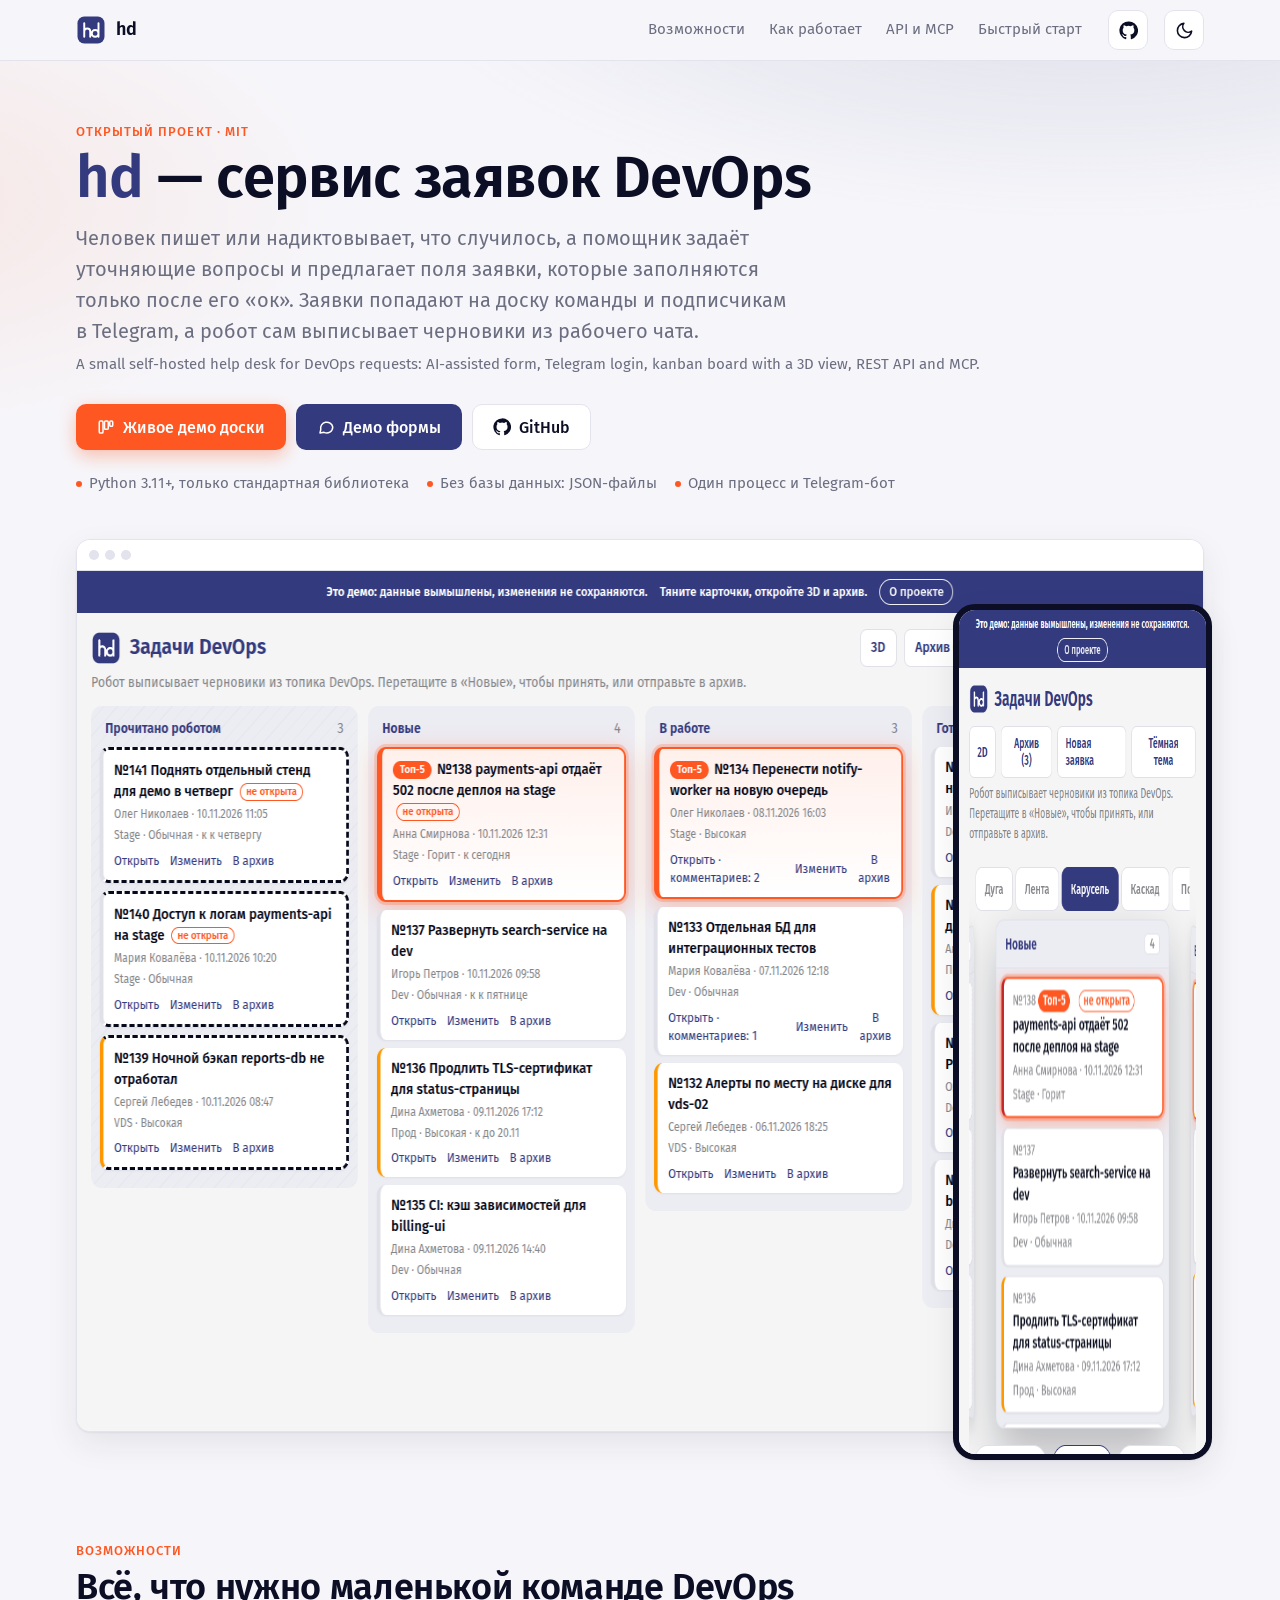
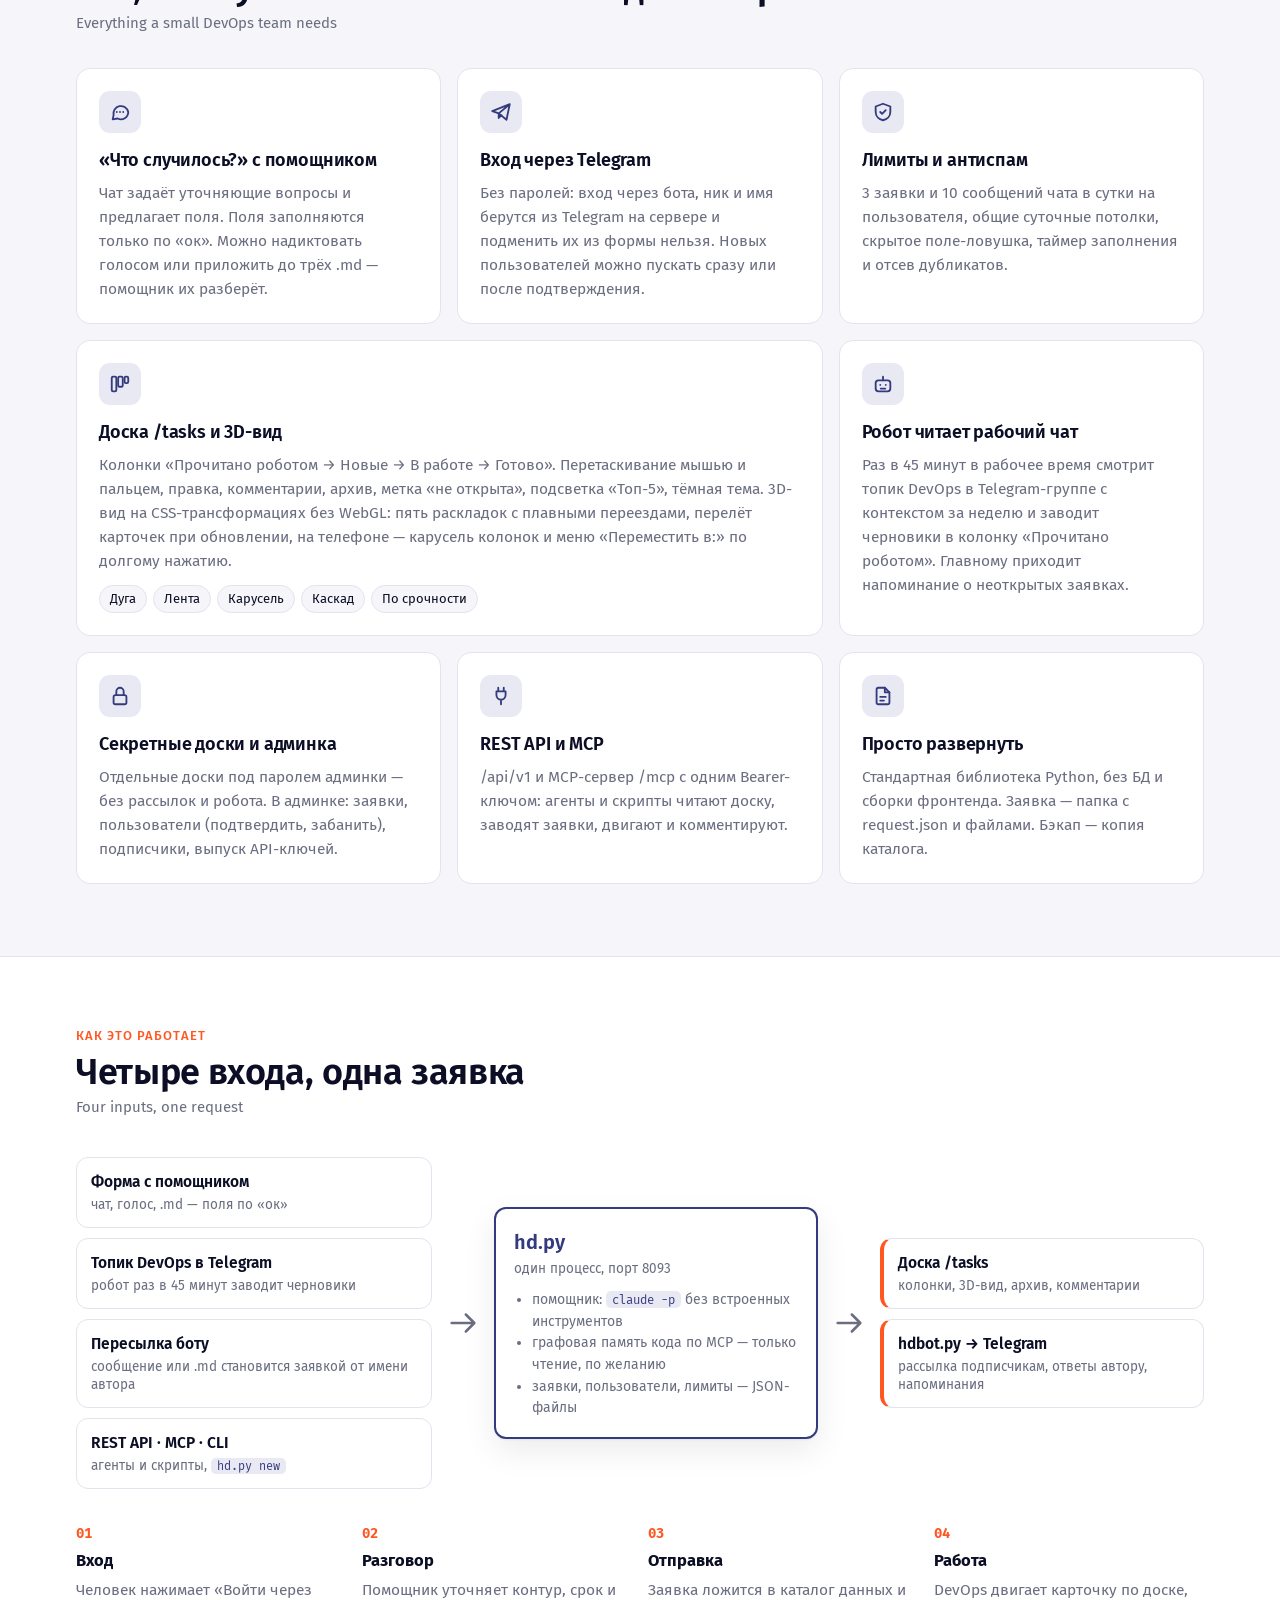
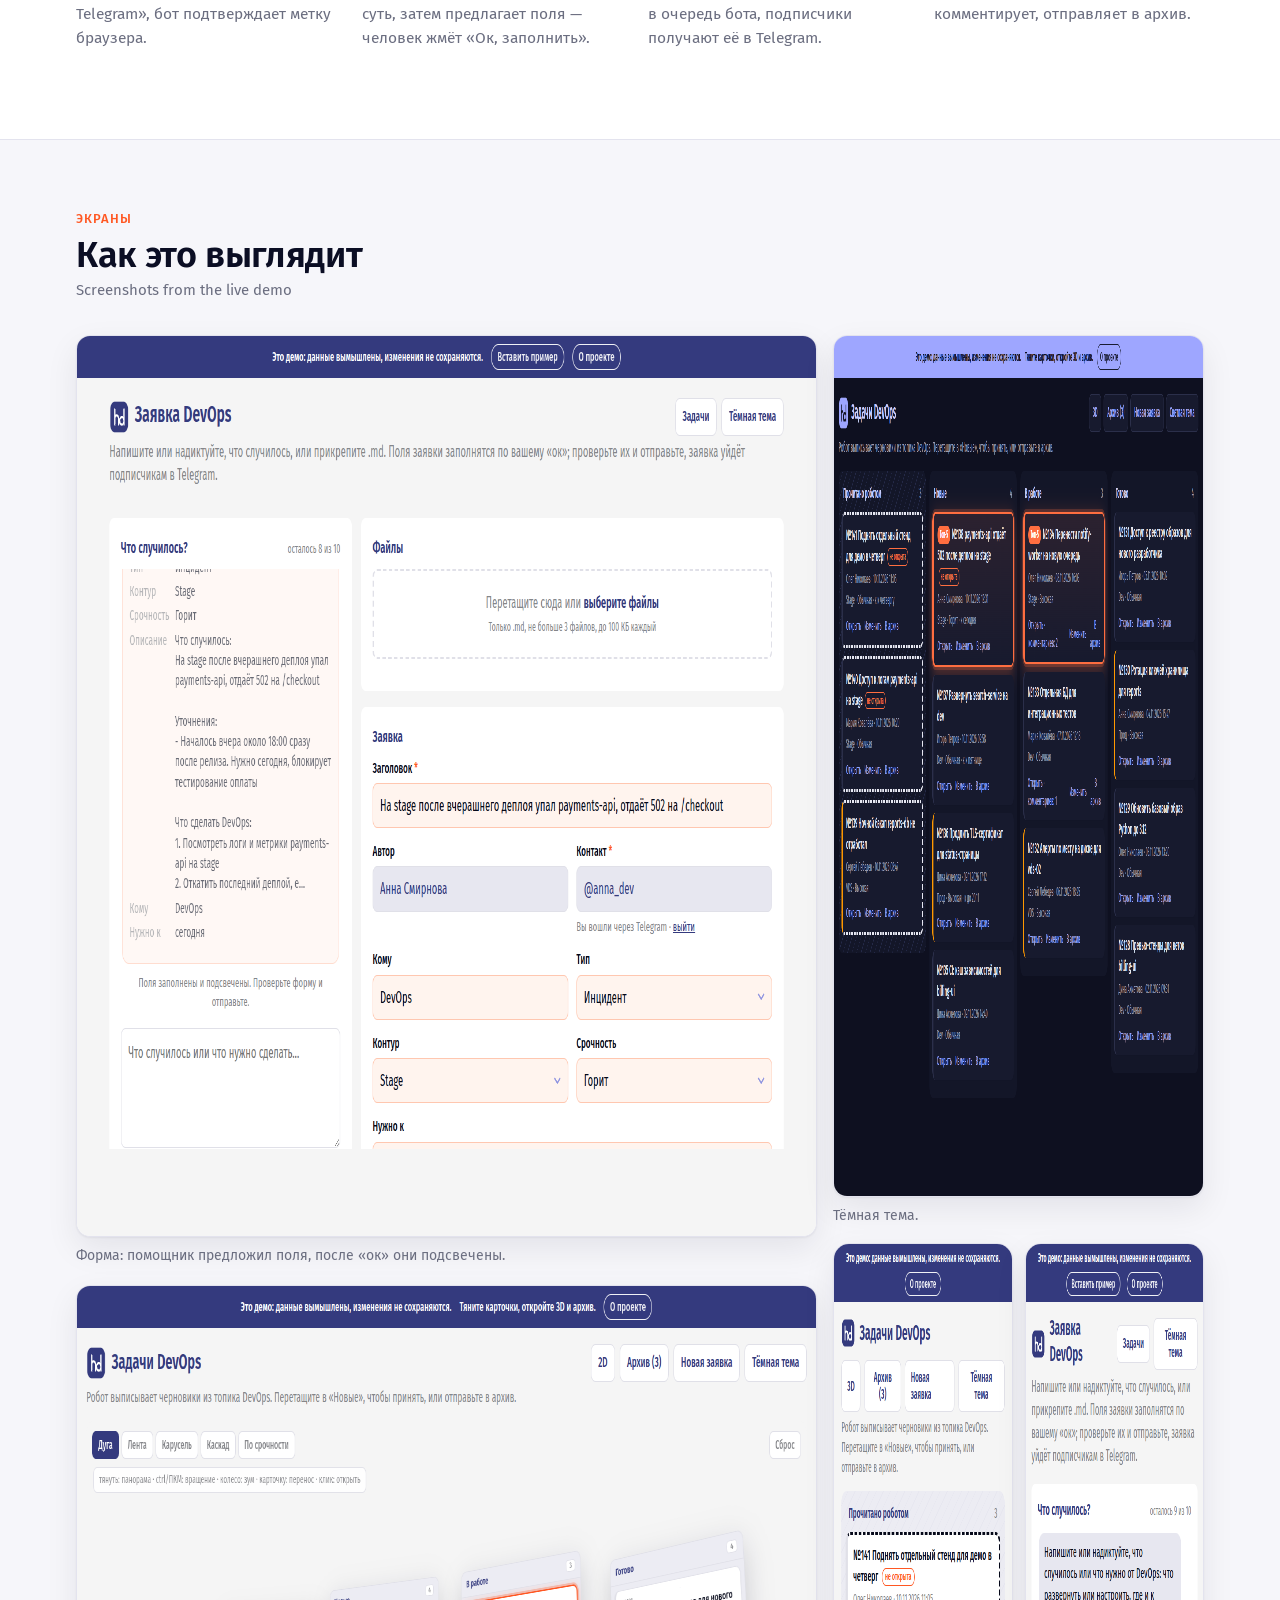
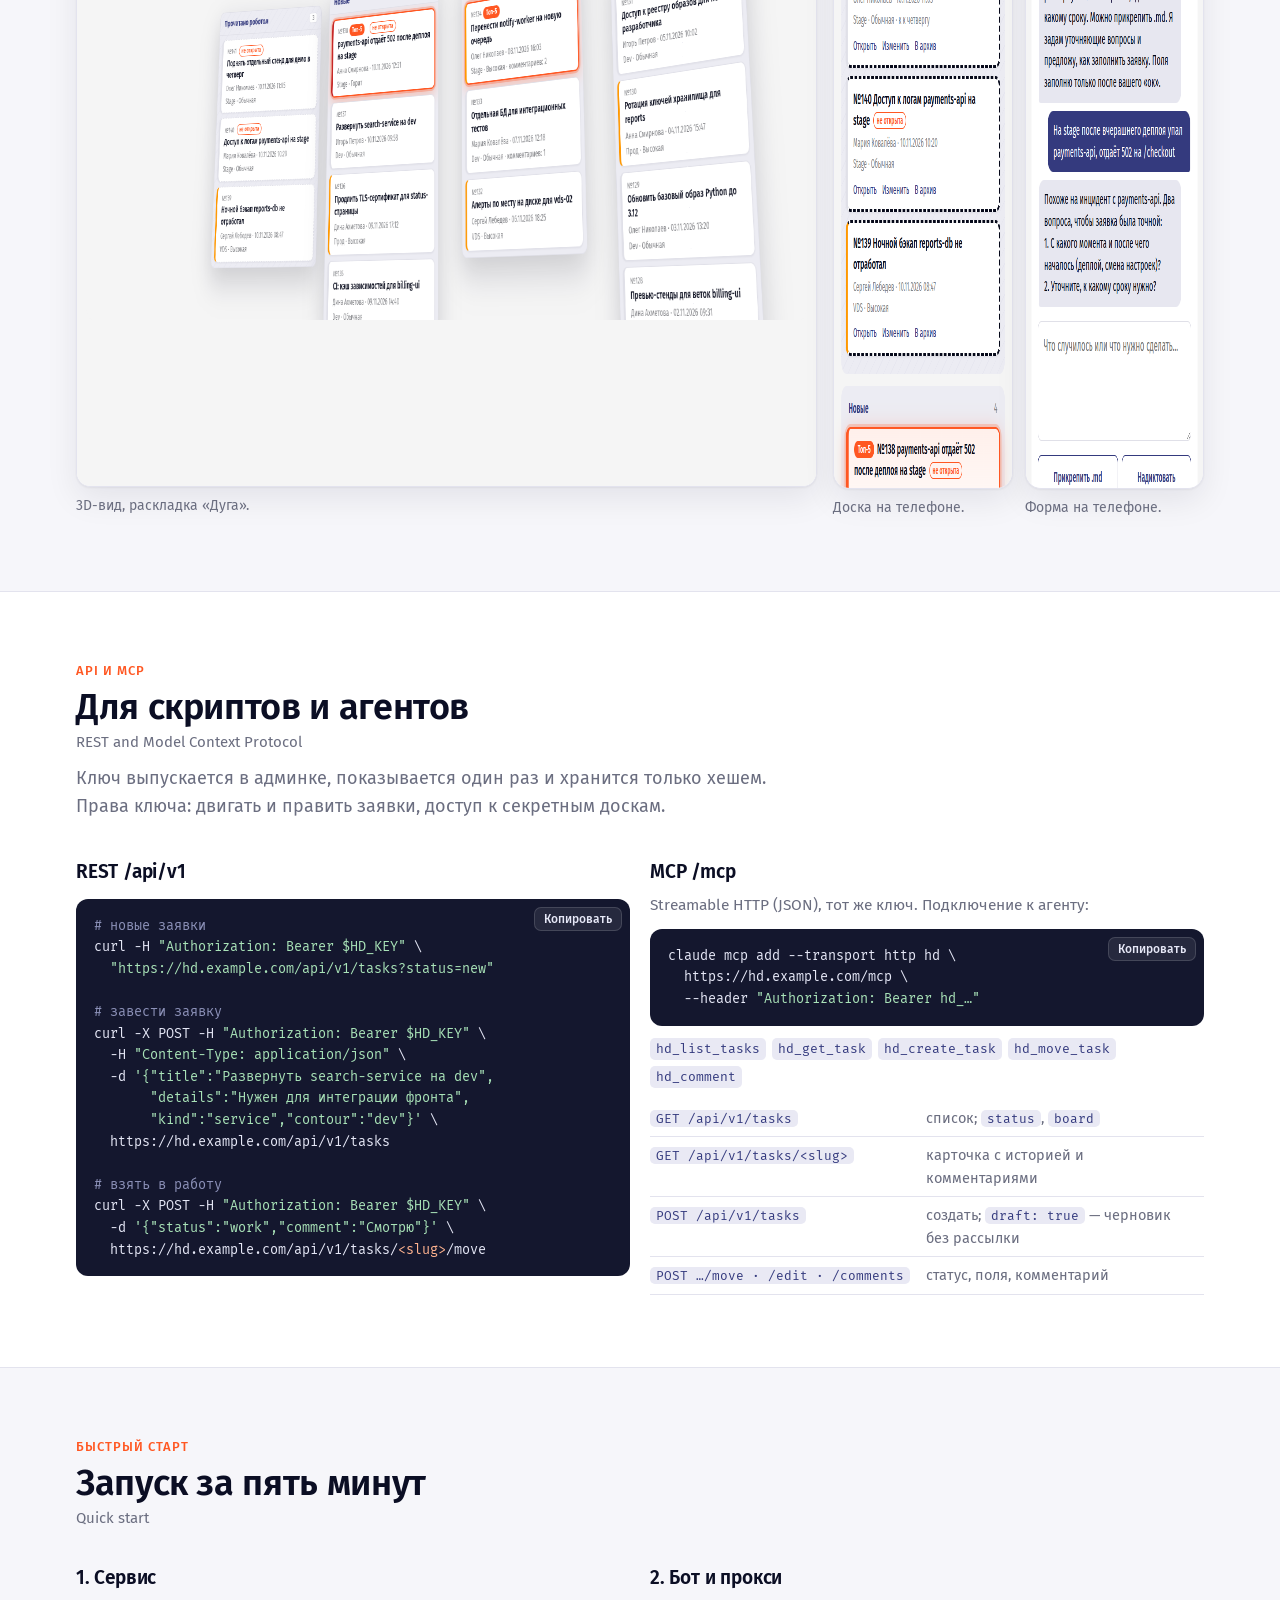
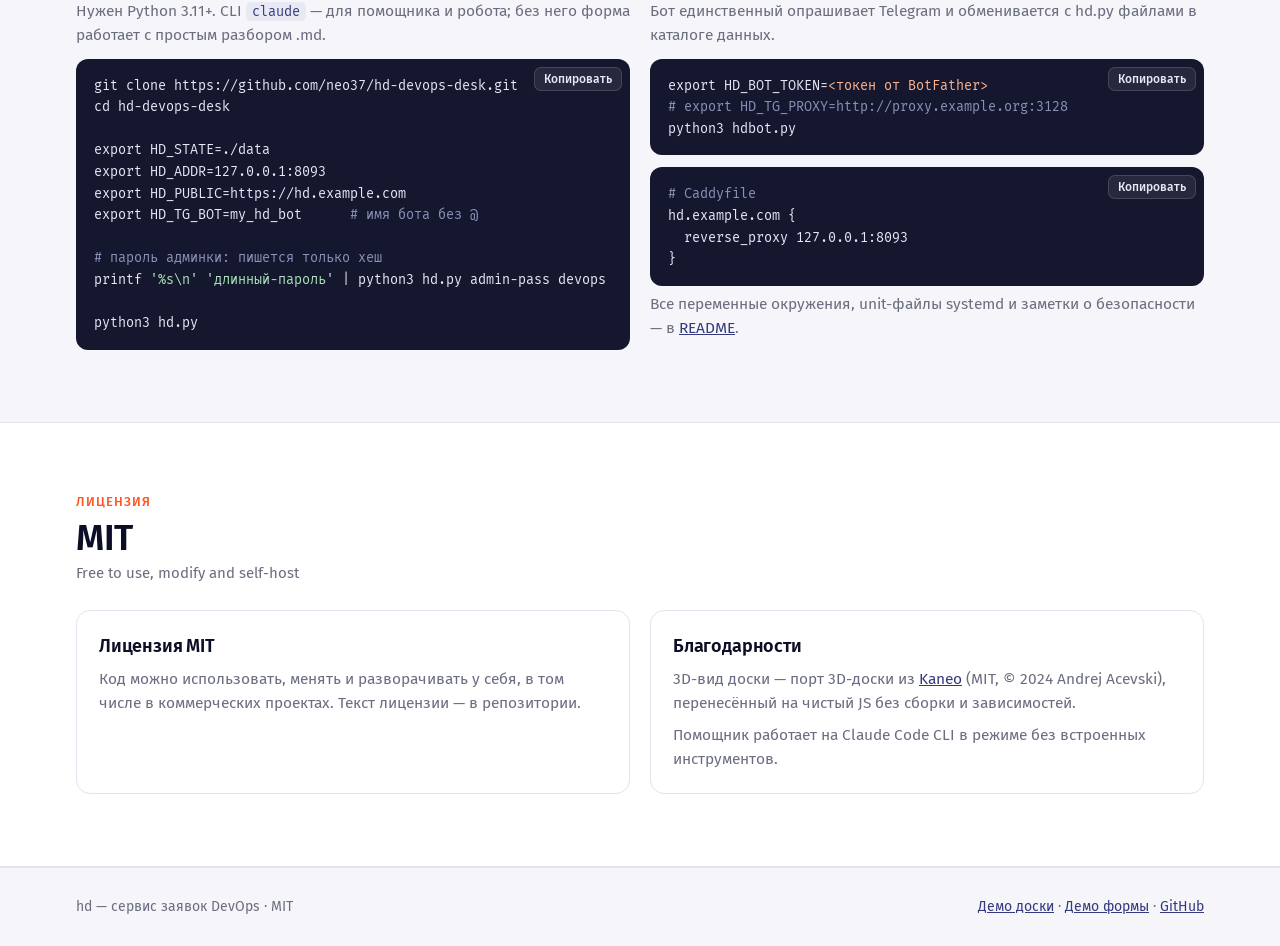
<file: docs/index.html>
<!doctype html>
<html lang="ru">
<head>
<meta charset="utf-8">
<meta name="viewport" content="width=device-width, initial-scale=1, viewport-fit=cover">
<title>hd — заявки DevOps</title>
<meta name="description" content="hd — открытый сервис заявок DevOps: форма с ИИ-помощником, вход через Telegram, канбан-доска с 3D-видом, робот, читающий рабочий чат, REST API и MCP. Python, без базы данных.">
<meta name="theme-color" content="#343A7E">
<link rel="preconnect" href="https://fonts.googleapis.com">
<link rel="preconnect" href="https://fonts.gstatic.com" crossorigin>
<link href="https://fonts.googleapis.com/css2?family=Fira+Sans:wght@400;500;600;700&family=Fira+Mono&display=swap" rel="stylesheet">
<script>
  // тема до отрисовки: выбор пользователя, иначе системная
  (() => { try { const t = localStorage.getItem('hd-theme'); if (t === 'dark' || t === 'light') document.documentElement.dataset.theme = t; } catch (_) {} })();
</script>
<style>
:root{
  --bg:#F6F6FA; --bg2:#FFFFFF; --card:#FFFFFF; --ink:#0B0E24; --muted:#6B6E80; --line:#E3E3EE;
  --brand:#343A7E; --brand-soft:#E9E9F4; --accent:#FF5722; --accent-ink:#fff; --code:#14172E; --code-ink:#E6E8F7;
  --shadow:0 1px 2px rgba(11,14,36,.05),0 12px 32px rgba(11,14,36,.08); color-scheme:light;
}
@media (prefers-color-scheme:dark){:root:not([data-theme="light"]){
  --bg:#0E1020; --bg2:#13162A; --card:#171A2E; --ink:#E8E9F3; --muted:#9A9CB3; --line:#2A2E48;
  --brand:#A9B0FF; --brand-soft:#232846; --accent:#FF6E40; --accent-ink:#fff; --code:#0A0C19; --code-ink:#E6E8F7;
  --shadow:0 1px 2px rgba(0,0,0,.3),0 12px 32px rgba(0,0,0,.35); color-scheme:dark;
}}
:root[data-theme="dark"]{
  --bg:#0E1020; --bg2:#13162A; --card:#171A2E; --ink:#E8E9F3; --muted:#9A9CB3; --line:#2A2E48;
  --brand:#A9B0FF; --brand-soft:#232846; --accent:#FF6E40; --accent-ink:#fff; --code:#0A0C19; --code-ink:#E6E8F7;
  --shadow:0 1px 2px rgba(0,0,0,.3),0 12px 32px rgba(0,0,0,.35); color-scheme:dark;
}
*{box-sizing:border-box}
html{-webkit-text-size-adjust:100%;scroll-behavior:smooth}
body{margin:0;background:var(--bg);color:var(--ink);font:400 17px/1.55 'Fira Sans',Arial,sans-serif;transition:background .25s,color .25s}
a{color:var(--brand)}
img{max-width:100%;display:block}
.w{max-width:1160px;margin:0 auto;padding:0 16px}
section{padding:72px 0}
h1,h2,h3{font-weight:600;letter-spacing:-.01em;margin:0}
h2{font-size:clamp(26px,4vw,36px);line-height:1.15}
.eyebrow{display:block;font:500 13px/1 'Fira Sans',Arial,sans-serif;letter-spacing:.08em;text-transform:uppercase;color:var(--accent);margin-bottom:10px}
.en{display:block;color:var(--muted);font-size:15px;font-weight:400;margin-top:6px;letter-spacing:0}
.lead{color:var(--muted);font-size:18px;max-width:720px;margin:14px 0 0}
code,pre{font-family:'Fira Mono',ui-monospace,Menlo,Consolas,monospace}
:not(pre)>code{background:var(--brand-soft);color:var(--brand);border-radius:5px;padding:1px 6px;font-size:.88em;word-break:break-word}

/* шапка */
.nav{position:sticky;top:0;z-index:20;background:color-mix(in srgb,var(--bg) 86%,transparent);backdrop-filter:blur(10px);-webkit-backdrop-filter:blur(10px);border-bottom:1px solid var(--line)}
.nav .w{display:flex;align-items:center;gap:16px;height:60px}
.logo{display:flex;align-items:center;gap:10px;font-weight:600;font-size:18px;color:var(--ink);text-decoration:none;margin-right:auto}
.logo svg{width:30px;height:30px;color:var(--brand)}
.nav nav{display:flex;gap:4px}
.nav nav a{color:var(--muted);text-decoration:none;font-size:15px;padding:6px 10px;border-radius:8px}
.nav nav a:hover{color:var(--ink);background:var(--brand-soft)}
.icon-btn{display:inline-flex;align-items:center;justify-content:center;width:40px;height:40px;border-radius:10px;border:1px solid var(--line);background:var(--card);color:var(--ink);cursor:pointer;text-decoration:none}
.icon-btn svg{width:19px;height:19px}
.icon-btn:hover{border-color:var(--brand)}
.sun{display:none}
:root[data-theme="dark"] .sun{display:block}:root[data-theme="dark"] .moon{display:none}
@media (prefers-color-scheme:dark){:root:not([data-theme="light"]) .sun{display:block}:root:not([data-theme="light"]) .moon{display:none}}
@media (max-width:820px){.nav nav{display:none}}

/* первый экран */
.hero{padding:64px 0 40px;background:radial-gradient(1200px 500px at 85% -10%,color-mix(in srgb,var(--brand) 16%,transparent),transparent 60%),
  radial-gradient(800px 400px at -10% 10%,color-mix(in srgb,var(--accent) 10%,transparent),transparent 60%)}
.hero h1{font-size:clamp(34px,6vw,58px);line-height:1.05}
.hero h1 span{color:var(--brand)}
.hero .lead{font-size:clamp(17px,2.2vw,20px)}
.cta{display:flex;flex-wrap:wrap;gap:10px;margin:28px 0 0}
.btn{display:inline-flex;align-items:center;justify-content:center;gap:8px;min-height:46px;padding:0 20px;border-radius:10px;font:500 16px 'Fira Sans',Arial,sans-serif;text-decoration:none;border:1px solid transparent;cursor:pointer;transition:transform .15s,box-shadow .15s}
.btn:hover{transform:translateY(-1px)}
.btn svg{width:18px;height:18px}
.btn.primary{background:var(--accent);color:var(--accent-ink);box-shadow:0 6px 18px color-mix(in srgb,var(--accent) 35%,transparent)}
.btn.secondary{background:var(--brand);color:var(--bg2)}
.btn.ghost{background:var(--card);color:var(--ink);border-color:var(--line)}
.facts{display:flex;flex-wrap:wrap;gap:8px 18px;margin:22px 0 0;padding:0;list-style:none;color:var(--muted);font-size:15px}
.facts li{display:flex;align-items:center;gap:7px}
.facts li::before{content:"";width:6px;height:6px;border-radius:50%;background:var(--accent)}
.shot{margin-top:44px;position:relative}
.frame{border-radius:14px;overflow:hidden;border:1px solid var(--line);box-shadow:var(--shadow);background:var(--card)}
.frame .bar{display:flex;gap:6px;padding:10px 12px;border-bottom:1px solid var(--line);background:var(--bg2)}
.frame .bar i{width:10px;height:10px;border-radius:50%;background:var(--line)}
.shot .phone{position:absolute;right:-8px;bottom:-28px;width:23%;min-width:150px;border-radius:22px;border:6px solid var(--ink);overflow:hidden;box-shadow:var(--shadow);background:var(--card)}
@media (max-width:700px){.shot .phone{display:none}}

/* возможности */
.grid{display:grid;grid-template-columns:repeat(3,1fr);gap:16px;margin-top:36px}
@media (max-width:960px){.grid{grid-template-columns:repeat(2,1fr)}}
@media (max-width:620px){.grid{grid-template-columns:1fr}}
.f{background:var(--card);border:1px solid var(--line);border-radius:14px;padding:22px}
.f .ic{width:42px;height:42px;border-radius:11px;display:flex;align-items:center;justify-content:center;background:var(--brand-soft);color:var(--brand);margin-bottom:14px}
.f .ic svg{width:22px;height:22px}
.f h3{font-size:18px;margin-bottom:6px}
.f p{margin:0;color:var(--muted);font-size:15.5px}
.f ul{margin:8px 0 0;padding-left:18px;color:var(--muted);font-size:15px}
.f.wide{grid-column:span 2}
@media (max-width:620px){.f.wide{grid-column:auto}}
.chips{display:flex;flex-wrap:wrap;gap:6px;margin-top:12px}
.chips span{font-size:13px;border:1px solid var(--line);border-radius:100px;padding:3px 10px;color:var(--ink);background:var(--bg)}

/* поток */
.alt{background:var(--bg2);border-top:1px solid var(--line);border-bottom:1px solid var(--line)}
.flow{display:grid;grid-template-columns:1.1fr auto 1fr auto 1fr;align-items:center;gap:14px;margin-top:40px}
.stack{display:flex;flex-direction:column;gap:10px}
.node{background:var(--card);border:1px solid var(--line);border-radius:12px;padding:12px 14px}
.node b{display:block;font-weight:600;font-size:15.5px}
.node small{display:block;color:var(--muted);font-size:13.5px;line-height:1.4;margin-top:2px}
.node.core{border:2px solid var(--brand);padding:18px;box-shadow:var(--shadow)}
.node.core b{font-size:20px;color:var(--brand)}
.node.core ul{margin:10px 0 0;padding-left:18px;color:var(--muted);font-size:14px}
.node.out{border-left:4px solid var(--accent)}
.arrow{color:var(--muted);display:flex;justify-content:center}
.arrow svg{width:34px;height:34px}
@media (max-width:900px){.flow{grid-template-columns:1fr}.arrow svg{transform:rotate(90deg)}}
.steps{display:grid;grid-template-columns:repeat(4,1fr);gap:16px;margin-top:36px;counter-reset:s;padding:0;list-style:none}
@media (max-width:900px){.steps{grid-template-columns:repeat(2,1fr)}}
@media (max-width:560px){.steps{grid-template-columns:1fr}}
.steps li{counter-increment:s;font-size:15.5px;color:var(--muted)}
.steps li::before{content:"0" counter(s);display:block;font:600 14px 'Fira Mono',monospace;color:var(--accent);margin-bottom:6px}
.steps b{display:block;color:var(--ink);font-size:16.5px;margin-bottom:4px}

/* галерея */
.gal{display:grid;grid-template-columns:2fr 1fr;gap:16px;margin-top:36px}
.gal figure{margin:0}
.gal figcaption{color:var(--muted);font-size:14px;margin-top:8px}
.gal .col{display:grid;gap:16px}
.gal .mob{display:grid;grid-template-columns:1fr 1fr;gap:12px}
.gal .mob .frame{border-radius:16px}
@media (max-width:820px){.gal{grid-template-columns:1fr}}

/* код */
.two{display:grid;grid-template-columns:1fr 1fr;gap:20px;margin-top:36px}
@media (max-width:900px){.two{grid-template-columns:1fr}}
.two>*{min-width:0}
.code{position:relative;background:var(--code);color:var(--code-ink);border-radius:12px;margin:12px 0 0}
.code pre{margin:0;padding:16px 18px;overflow-x:auto;font-size:13.5px;line-height:1.6}
.code .c{color:#8C91B8}.code .k{color:#FFB38F}.code .s{color:#A9E3B8}
.copy{position:absolute;top:8px;right:8px;font:500 12px 'Fira Sans',Arial,sans-serif;color:var(--code-ink);background:rgba(255,255,255,.08);border:1px solid rgba(255,255,255,.14);border-radius:7px;padding:4px 9px;cursor:pointer}
.copy:hover{background:rgba(255,255,255,.16)}
.two h3{font-size:19px}
.two p{color:var(--muted);margin:6px 0 0;font-size:15.5px}
.tools{display:flex;flex-wrap:wrap;gap:6px;margin-top:12px}
.tools code{font-size:13px}
table{width:100%;border-collapse:collapse;font-size:14.5px;margin-top:12px}
td{padding:7px 8px;border-bottom:1px solid var(--line);vertical-align:top}
td:first-child{white-space:nowrap;padding-left:0}
td:last-child{color:var(--muted)}
@media (max-width:560px){td:first-child{white-space:normal;word-break:break-all}}

/* подвал */
.lic{display:grid;grid-template-columns:1fr 1fr;gap:20px;margin-top:28px}
@media (max-width:760px){.lic{grid-template-columns:1fr}}
.lic .f p+p{margin-top:8px}
footer{padding:28px 0 calc(28px + env(safe-area-inset-bottom));color:var(--muted);font-size:14px;border-top:1px solid var(--line)}
footer .w{display:flex;flex-wrap:wrap;gap:10px 20px;justify-content:space-between}
@media (prefers-reduced-motion:reduce){*{transition:none!important;scroll-behavior:auto!important}}
@media (max-width:560px){section{padding:52px 0}.hero{padding:40px 0 28px}.btn{flex:1 1 100%}
  .code pre{padding-top:42px;font-size:12.5px}
  table,tbody,tr,td{display:block}tr{padding:8px 0;border-bottom:1px solid var(--line)}td{border:0;padding:2px 0}}
</style>
</head>
<body>

<header class="nav">
  <div class="w">
    <a class="logo" href="./"><svg viewBox="0 0 40 40" aria-hidden="true"><rect x="2" y="2" width="36" height="36" rx="9" fill="currentColor"/><path d="M11 11v18M11 22a4 4 0 0 1 8 0v7M30 11v18M30 24.5a4.5 4.5 0 1 1-9 0a4.5 4.5 0 1 1 9 0" fill="none" stroke="var(--bg2)" stroke-width="2.6" stroke-linecap="round"/></svg>hd</a>
    <nav aria-label="Разделы">
      <a href="#features">Возможности</a><a href="#how">Как работает</a><a href="#api">API и MCP</a><a href="#start">Быстрый старт</a>
    </nav>
    <a class="icon-btn" href="https://github.com/neo37/hd-devops-desk" aria-label="GitHub" title="GitHub"><svg viewBox="0 0 24 24" fill="currentColor" aria-hidden="true"><path d="M12 .5a11.5 11.5 0 0 0-3.64 22.41c.58.1.79-.25.79-.56v-2c-3.2.7-3.88-1.37-3.88-1.37-.52-1.33-1.28-1.69-1.28-1.69-1.05-.71.08-.7.08-.7 1.16.08 1.77 1.19 1.77 1.19 1.03 1.77 2.7 1.26 3.36.96.1-.75.4-1.26.73-1.55-2.56-.29-5.25-1.28-5.25-5.69 0-1.26.45-2.29 1.19-3.1-.12-.29-.52-1.46.11-3.05 0 0 .97-.31 3.17 1.18a11 11 0 0 1 5.77 0c2.2-1.49 3.17-1.18 3.17-1.18.63 1.59.23 2.76.11 3.05.74.81 1.19 1.84 1.19 3.1 0 4.42-2.7 5.4-5.27 5.68.41.36.78 1.06.78 2.14v3.17c0 .31.21.67.8.56A11.5 11.5 0 0 0 12 .5Z"/></svg></a>
    <button class="icon-btn" id="theme" type="button" aria-label="Сменить тему" title="Сменить тему">
      <svg class="moon" viewBox="0 0 24 24" fill="none" stroke="currentColor" stroke-width="2" stroke-linecap="round" stroke-linejoin="round" aria-hidden="true"><path d="M21 12.8A9 9 0 1 1 11.2 3a7 7 0 0 0 9.8 9.8Z"/></svg>
      <svg class="sun" viewBox="0 0 24 24" fill="none" stroke="currentColor" stroke-width="2" stroke-linecap="round" aria-hidden="true"><circle cx="12" cy="12" r="4.5"/><path d="M12 2v2M12 20v2M4.9 4.9l1.4 1.4M17.7 17.7l1.4 1.4M2 12h2M20 12h2M4.9 19.1l1.4-1.4M17.7 6.3l1.4-1.4"/></svg>
    </button>
  </div>
</header>

<main>
<section class="hero">
  <div class="w">
    <span class="eyebrow">Открытый проект · MIT</span>
    <h1><span>hd</span> — сервис заявок DevOps</h1>
    <p class="lead">Человек пишет или надиктовывает, что случилось, а помощник задаёт уточняющие вопросы и предлагает поля заявки, которые заполняются только после его «ок». Заявки попадают на доску команды и подписчикам в Telegram, а робот сам выписывает черновики из рабочего чата.</p>
    <span class="en">A small self-hosted help desk for DevOps requests: AI-assisted form, Telegram login, kanban board with a 3D view, REST API and MCP.</span>
    <div class="cta">
      <a class="btn primary" href="demo/tasks.html"><svg viewBox="0 0 24 24" fill="none" stroke="currentColor" stroke-width="2" stroke-linecap="round" aria-hidden="true"><rect x="3" y="4" width="5" height="16" rx="1.5"/><rect x="10" y="4" width="5" height="11" rx="1.5"/><rect x="17" y="4" width="4" height="7" rx="1.5"/></svg>Живое демо доски</a>
      <a class="btn secondary" href="demo/form.html"><svg viewBox="0 0 24 24" fill="none" stroke="currentColor" stroke-width="2" stroke-linecap="round" stroke-linejoin="round" aria-hidden="true"><path d="M21 12a8 8 0 0 1-11.6 7.1L4 20l1-4.6A8 8 0 1 1 21 12Z"/></svg>Демо формы</a>
      <a class="btn ghost" href="https://github.com/neo37/hd-devops-desk"><svg viewBox="0 0 24 24" fill="currentColor" aria-hidden="true"><path d="M12 .5a11.5 11.5 0 0 0-3.64 22.41c.58.1.79-.25.79-.56v-2c-3.2.7-3.88-1.37-3.88-1.37-.52-1.33-1.28-1.69-1.28-1.69-1.05-.71.08-.7.08-.7 1.16.08 1.77 1.19 1.77 1.19 1.03 1.77 2.7 1.26 3.36.96.1-.75.4-1.26.73-1.55-2.56-.29-5.25-1.28-5.25-5.69 0-1.26.45-2.29 1.19-3.1-.12-.29-.52-1.46.11-3.05 0 0 .97-.31 3.17 1.18a11 11 0 0 1 5.77 0c2.2-1.49 3.17-1.18 3.17-1.18.63 1.59.23 2.76.11 3.05.74.81 1.19 1.84 1.19 3.1 0 4.42-2.7 5.4-5.27 5.68.41.36.78 1.06.78 2.14v3.17c0 .31.21.67.8.56A11.5 11.5 0 0 0 12 .5Z"/></svg>GitHub</a>
    </div>
    <ul class="facts">
      <li>Python 3.11+, только стандартная библиотека</li><li>Без базы данных: JSON-файлы</li><li>Один процесс и Telegram-бот</li>
    </ul>
    <div class="shot">
      <div class="frame"><div class="bar"><i></i><i></i><i></i></div><img src="img/board.png" width="1280" height="860" alt="Доска заявок: колонки «Прочитано роботом», «Новые», «В работе», «Готово»"></div>
      <div class="phone"><img src="img/mobile-3d.png" width="390" height="844" alt="3D-вид доски на телефоне: карусель колонок" loading="lazy"></div>
    </div>
  </div>
</section>

<section id="features">
  <div class="w">
    <span class="eyebrow">Возможности</span>
    <h2>Всё, что нужно маленькой команде DevOps<span class="en">Everything a small DevOps team needs</span></h2>
    <div class="grid">
      <article class="f">
        <div class="ic"><svg viewBox="0 0 24 24" fill="none" stroke="currentColor" stroke-width="2" stroke-linecap="round" stroke-linejoin="round" aria-hidden="true"><path d="M21 12a8 8 0 0 1-11.6 7.1L4 20l1-4.6A8 8 0 1 1 21 12Z"/><path d="M8.5 12h.01M12 12h.01M15.5 12h.01"/></svg></div>
        <h3>«Что случилось?» с помощником</h3>
        <p>Чат задаёт уточняющие вопросы и предлагает поля. Поля заполняются только по «ок». Можно надиктовать голосом или приложить до трёх .md — помощник их разберёт.</p>
      </article>
      <article class="f">
        <div class="ic"><svg viewBox="0 0 24 24" fill="none" stroke="currentColor" stroke-width="2" stroke-linecap="round" stroke-linejoin="round" aria-hidden="true"><path d="M21.5 3.5 2.5 11l7 2.5M21.5 3.5 18 20.5l-8.5-7M21.5 3.5 9.5 13.5v5l3-3"/></svg></div>
        <h3>Вход через Telegram</h3>
        <p>Без паролей: вход через бота, ник и имя берутся из Telegram на сервере и подменить их из формы нельзя. Новых пользователей можно пускать сразу или после подтверждения.</p>
      </article>
      <article class="f">
        <div class="ic"><svg viewBox="0 0 24 24" fill="none" stroke="currentColor" stroke-width="2" stroke-linecap="round" stroke-linejoin="round" aria-hidden="true"><path d="M12 3 4 6v6c0 4.5 3.4 8 8 9 4.6-1 8-4.5 8-9V6l-8-3Z"/><path d="m9 12 2 2 4-4"/></svg></div>
        <h3>Лимиты и антиспам</h3>
        <p>3 заявки и 10 сообщений чата в сутки на пользователя, общие суточные потолки, скрытое поле-ловушка, таймер заполнения и отсев дубликатов.</p>
      </article>
      <article class="f wide">
        <div class="ic"><svg viewBox="0 0 24 24" fill="none" stroke="currentColor" stroke-width="2" stroke-linecap="round" aria-hidden="true"><rect x="3" y="4" width="5" height="16" rx="1.5"/><rect x="10" y="4" width="5" height="11" rx="1.5"/><rect x="17" y="4" width="4" height="7" rx="1.5"/></svg></div>
        <h3>Доска /tasks и 3D-вид</h3>
        <p>Колонки «Прочитано роботом → Новые → В работе → Готово». Перетаскивание мышью и пальцем, правка, комментарии, архив, метка «не открыта», подсветка «Топ-5», тёмная тема. 3D-вид на CSS-трансформациях без WebGL: пять раскладок с плавными переездами, перелёт карточек при обновлении, на телефоне — карусель колонок и меню «Переместить в:» по долгому нажатию.</p>
        <div class="chips"><span>Дуга</span><span>Лента</span><span>Карусель</span><span>Каскад</span><span>По срочности</span></div>
      </article>
      <article class="f">
        <div class="ic"><svg viewBox="0 0 24 24" fill="none" stroke="currentColor" stroke-width="2" stroke-linecap="round" stroke-linejoin="round" aria-hidden="true"><rect x="4" y="8" width="16" height="12" rx="3"/><path d="M12 4v4M9 13h.01M15 13h.01M9.5 17h5"/></svg></div>
        <h3>Робот читает рабочий чат</h3>
        <p>Раз в 45 минут в рабочее время смотрит топик DevOps в Telegram-группе с контекстом за неделю и заводит черновики в колонку «Прочитано роботом». Главному приходит напоминание о неоткрытых заявках.</p>
      </article>
      <article class="f">
        <div class="ic"><svg viewBox="0 0 24 24" fill="none" stroke="currentColor" stroke-width="2" stroke-linecap="round" stroke-linejoin="round" aria-hidden="true"><rect x="5" y="11" width="14" height="10" rx="2"/><path d="M8 11V7a4 4 0 0 1 8 0v4"/></svg></div>
        <h3>Секретные доски и админка</h3>
        <p>Отдельные доски под паролем админки — без рассылок и робота. В админке: заявки, пользователи (подтвердить, забанить), подписчики, выпуск API-ключей.</p>
      </article>
      <article class="f">
        <div class="ic"><svg viewBox="0 0 24 24" fill="none" stroke="currentColor" stroke-width="2" stroke-linecap="round" stroke-linejoin="round" aria-hidden="true"><path d="M9 7V3M15 7V3M7 7h10v4a5 5 0 0 1-10 0V7ZM12 16v5"/></svg></div>
        <h3>REST API и MCP</h3>
        <p>/api/v1 и MCP-сервер /mcp с одним Bearer-ключом: агенты и скрипты читают доску, заводят заявки, двигают и комментируют.</p>
      </article>
      <article class="f">
        <div class="ic"><svg viewBox="0 0 24 24" fill="none" stroke="currentColor" stroke-width="2" stroke-linecap="round" stroke-linejoin="round" aria-hidden="true"><path d="M14 3H7a2 2 0 0 0-2 2v14a2 2 0 0 0 2 2h10a2 2 0 0 0 2-2V8l-5-5Z"/><path d="M14 3v5h5M9 13h6M9 17h4"/></svg></div>
        <h3>Просто развернуть</h3>
        <p>Стандартная библиотека Python, без БД и сборки фронтенда. Заявка — папка с request.json и файлами. Бэкап — копия каталога.</p>
      </article>
    </div>
  </div>
</section>

<section id="how" class="alt">
  <div class="w">
    <span class="eyebrow">Как это работает</span>
    <h2>Четыре входа, одна заявка<span class="en">Four inputs, one request</span></h2>
    <div class="flow" role="img" aria-label="Поток: форма, топик Telegram, пересылка боту и API идут в hd.py; оттуда на доску и через бота подписчикам в Telegram">
      <div class="stack">
        <div class="node"><b>Форма с помощником</b><small>чат, голос, .md — поля по «ок»</small></div>
        <div class="node"><b>Топик DevOps в Telegram</b><small>робот раз в 45 минут заводит черновики</small></div>
        <div class="node"><b>Пересылка боту</b><small>сообщение или .md становится заявкой от имени автора</small></div>
        <div class="node"><b>REST API · MCP · CLI</b><small>агенты и скрипты, <code>hd.py new</code></small></div>
      </div>
      <div class="arrow"><svg viewBox="0 0 24 24" fill="none" stroke="currentColor" stroke-width="1.8" stroke-linecap="round" stroke-linejoin="round" aria-hidden="true"><path d="M4 12h15M14 6l6 6-6 6"/></svg></div>
      <div class="node core"><b>hd.py</b><small>один процесс, порт 8093</small>
        <ul><li>помощник: <code>claude -p</code> без встроенных инструментов</li><li>графовая память кода по MCP — только чтение, по желанию</li><li>заявки, пользователи, лимиты — JSON-файлы</li></ul></div>
      <div class="arrow"><svg viewBox="0 0 24 24" fill="none" stroke="currentColor" stroke-width="1.8" stroke-linecap="round" stroke-linejoin="round" aria-hidden="true"><path d="M4 12h15M14 6l6 6-6 6"/></svg></div>
      <div class="stack">
        <div class="node out"><b>Доска /tasks</b><small>колонки, 3D-вид, архив, комментарии</small></div>
        <div class="node out"><b>hdbot.py → Telegram</b><small>рассылка подписчикам, ответы автору, напоминания</small></div>
      </div>
    </div>
    <ol class="steps">
      <li><b>Вход</b>Человек нажимает «Войти через Telegram», бот подтверждает метку браузера.</li>
      <li><b>Разговор</b>Помощник уточняет контур, срок и суть, затем предлагает поля — человек жмёт «Ок, заполнить».</li>
      <li><b>Отправка</b>Заявка ложится в каталог данных и в очередь бота, подписчики получают её в Telegram.</li>
      <li><b>Работа</b>DevOps двигает карточку по доске, комментирует, отправляет в архив.</li>
    </ol>
  </div>
</section>

<section id="screens">
  <div class="w">
    <span class="eyebrow">Экраны</span>
    <h2>Как это выглядит<span class="en">Screenshots from the live demo</span></h2>
    <div class="gal">
      <div class="col">
        <figure><div class="frame"><img src="img/form.png" width="1280" height="900" alt="Форма заявки: помощник предложил поля, они подсвечены" loading="lazy"></div><figcaption>Форма: помощник предложил поля, после «ок» они подсвечены.</figcaption></figure>
        <figure><div class="frame"><img src="img/board-3d.png" width="1280" height="800" alt="3D-вид доски, раскладка «Дуга»" loading="lazy"></div><figcaption>3D-вид, раскладка «Дуга».</figcaption></figure>
      </div>
      <div class="col">
        <figure><div class="frame"><img src="img/board-dark.png" width="1280" height="860" alt="Доска в тёмной теме" loading="lazy"></div><figcaption>Тёмная тема.</figcaption></figure>
        <div class="mob">
          <figure><div class="frame"><img src="img/mobile-board.png" width="390" height="844" alt="Доска на телефоне" loading="lazy"></div><figcaption>Доска на телефоне.</figcaption></figure>
          <figure><div class="frame"><img src="img/mobile-form.png" width="390" height="844" alt="Форма на телефоне" loading="lazy"></div><figcaption>Форма на телефоне.</figcaption></figure>
        </div>
      </div>
    </div>
  </div>
</section>

<section id="api" class="alt">
  <div class="w">
    <span class="eyebrow">API и MCP</span>
    <h2>Для скриптов и агентов<span class="en">REST and Model Context Protocol</span></h2>
    <p class="lead">Ключ выпускается в админке, показывается один раз и хранится только хешем. Права ключа: двигать и править заявки, доступ к секретным доскам.</p>
    <div class="two">
      <div>
        <h3>REST /api/v1</h3>
        <div class="code"><button class="copy" type="button">Копировать</button><pre><span class="c"># новые заявки</span>
curl -H <span class="s">"Authorization: Bearer $HD_KEY"</span> \
  <span class="s">"https://hd.example.com/api/v1/tasks?status=new"</span>

<span class="c"># завести заявку</span>
curl -X POST -H <span class="s">"Authorization: Bearer $HD_KEY"</span> \
  -H <span class="s">"Content-Type: application/json"</span> \
  -d <span class="s">'{"title":"Развернуть search-service на dev",
       "details":"Нужен для интеграции фронта",
       "kind":"service","contour":"dev"}'</span> \
  https://hd.example.com/api/v1/tasks

<span class="c"># взять в работу</span>
curl -X POST -H <span class="s">"Authorization: Bearer $HD_KEY"</span> \
  -d <span class="s">'{"status":"work","comment":"Смотрю"}'</span> \
  https://hd.example.com/api/v1/tasks/<span class="k">&lt;slug&gt;</span>/move</pre></div>
      </div>
      <div>
        <h3>MCP /mcp</h3>
        <p>Streamable HTTP (JSON), тот же ключ. Подключение к агенту:</p>
        <div class="code"><button class="copy" type="button">Копировать</button><pre>claude mcp add --transport http hd \
  https://hd.example.com/mcp \
  --header <span class="s">"Authorization: Bearer hd_…"</span></pre></div>
        <div class="tools"><code>hd_list_tasks</code><code>hd_get_task</code><code>hd_create_task</code><code>hd_move_task</code><code>hd_comment</code></div>
        <table>
          <tr><td><code>GET /api/v1/tasks</code></td><td>список; <code>status</code>, <code>board</code></td></tr>
          <tr><td><code>GET /api/v1/tasks/&lt;slug&gt;</code></td><td>карточка с историей и комментариями</td></tr>
          <tr><td><code>POST /api/v1/tasks</code></td><td>создать; <code>draft: true</code> — черновик без рассылки</td></tr>
          <tr><td><code>POST …/move · /edit · /comments</code></td><td>статус, поля, комментарий</td></tr>
        </table>
      </div>
    </div>
  </div>
</section>

<section id="start">
  <div class="w">
    <span class="eyebrow">Быстрый старт</span>
    <h2>Запуск за пять минут<span class="en">Quick start</span></h2>
    <div class="two">
      <div>
        <h3>1. Сервис</h3>
        <p>Нужен Python 3.11+. CLI <code>claude</code> — для помощника и робота; без него форма работает с простым разбором .md.</p>
        <div class="code"><button class="copy" type="button">Копировать</button><pre>git clone https://github.com/neo37/hd-devops-desk.git
cd hd-devops-desk

export HD_STATE=./data
export HD_ADDR=127.0.0.1:8093
export HD_PUBLIC=https://hd.example.com
export HD_TG_BOT=my_hd_bot      <span class="c"># имя бота без @</span>

<span class="c"># пароль админки: пишется только хеш</span>
printf <span class="s">'%s\n'</span> <span class="s">'длинный-пароль'</span> | python3 hd.py admin-pass devops

python3 hd.py</pre></div>
      </div>
      <div>
        <h3>2. Бот и прокси</h3>
        <p>Бот единственный опрашивает Telegram и обменивается с hd.py файлами в каталоге данных.</p>
        <div class="code"><button class="copy" type="button">Копировать</button><pre>export HD_BOT_TOKEN=<span class="k">&lt;токен от BotFather&gt;</span>
<span class="c"># export HD_TG_PROXY=http://proxy.example.org:3128</span>
python3 hdbot.py</pre></div>
        <div class="code"><button class="copy" type="button">Копировать</button><pre><span class="c"># Caddyfile</span>
hd.example.com {
  reverse_proxy 127.0.0.1:8093
}</pre></div>
        <p>Все переменные окружения, unit-файлы systemd и заметки о безопасности — в <a href="https://github.com/neo37/hd-devops-desk#readme">README</a>.</p>
      </div>
    </div>
  </div>
</section>

<section id="license" class="alt">
  <div class="w">
    <span class="eyebrow">Лицензия</span>
    <h2>MIT<span class="en">Free to use, modify and self-host</span></h2>
    <div class="lic">
      <div class="f"><h3>Лицензия MIT</h3><p>Код можно использовать, менять и разворачивать у себя, в том числе в коммерческих проектах. Текст лицензии — в репозитории.</p></div>
      <div class="f"><h3>Благодарности</h3><p>3D-вид доски — порт 3D-доски из <a href="https://github.com/usekaneo/kaneo">Kaneo</a> (MIT, © 2024 Andrej Acevski), перенесённый на чистый JS без сборки и зависимостей.</p><p>Помощник работает на Claude Code CLI в режиме без встроенных инструментов.</p></div>
    </div>
  </div>
</section>
</main>

<footer>
  <div class="w"><span>hd — сервис заявок DevOps · MIT</span><span><a href="demo/tasks.html">Демо доски</a> · <a href="demo/form.html">Демо формы</a> · <a href="https://github.com/neo37/hd-devops-desk">GitHub</a></span></div>
</footer>

<script>
(() => {
  const root = document.documentElement;
  const dark = () => root.dataset.theme ? root.dataset.theme === 'dark' : matchMedia('(prefers-color-scheme: dark)').matches;
  document.getElementById('theme').addEventListener('click', () => {
    const t = dark() ? 'light' : 'dark';
    root.dataset.theme = t;
    try { localStorage.setItem('hd-theme', t); } catch (_) {}
  });
  document.querySelectorAll('.copy').forEach(b => b.addEventListener('click', async () => {
    const text = b.nextElementSibling.innerText;
    try { await navigator.clipboard.writeText(text); b.textContent = 'Скопировано'; }
    catch (_) { b.textContent = 'Не вышло'; }
    setTimeout(() => { b.textContent = 'Копировать'; }, 1600);
  }));
})();
</script>
</body>
</html>
</file>
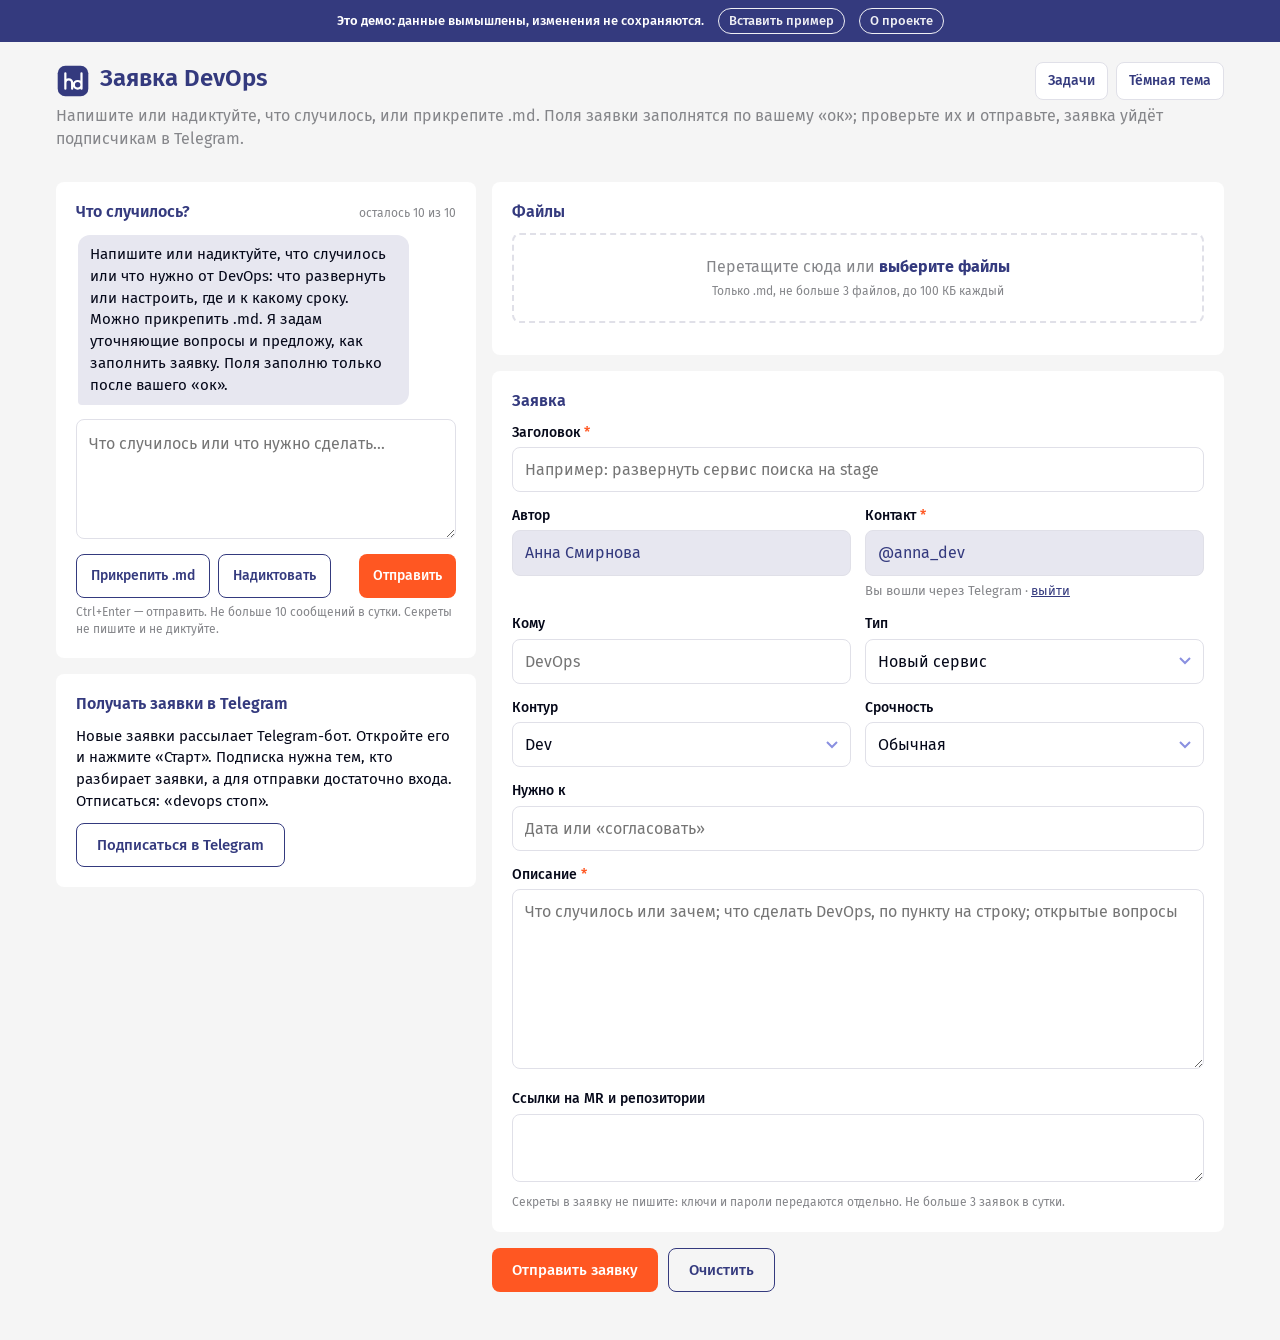
<file: docs/demo/form.html>
<!doctype html>
<html lang="ru">
<head>
<meta charset="utf-8">
<meta name="viewport" content="width=device-width, initial-scale=1, viewport-fit=cover">
<meta name="theme-color" content="#343A7E">
<title>Заявка DevOps — демо hd</title>
<!--
  hd — заявка DevOps. Бэкенд: hd.py рядом.
    GET  /api/hd/chat      -> {"left": N, "per_day": 10}
    POST /api/hd/chat      JSON {messages:[{role,text}], fields:{…}} -> {reply, fields, left}
    POST /api/hd/parse     multipart files[] (до 3 .md, до 100 КБ) -> {fields, warnings}
    POST /api/hd/requests  multipart поля + files[] -> {id, url}; уходит подписчикам Telegram-бота
  Если /api/hd/parse недоступен, поля заполняются простым разбором .md прямо в браузере.
-->
<link rel="preconnect" href="https://fonts.googleapis.com">
<link href="https://fonts.googleapis.com/css2?family=Fira+Sans:wght@400;500;600&display=swap" rel="stylesheet">
<style>
:root{
  --bg:#F5F5F5; --card:#FFFFFF; --ink:#050819; --muted:#85868A; --line:#E0E0E8;
  --brand:#343A7E; --brand-soft:#E7E7F0; --accent:#FF5722; --ok:#1E8E5A; --warn:#B26A00; --err:#C62828;
  --agent:#FFF4EE; --agent-line:#FFC7B0; --input:#FFFFFF; --warn-bg:#FFF8E1; --on-brand:#FFFFFF;
  --head:#343A7E; color-scheme:light;
}
@media (prefers-color-scheme:dark){:root:not([data-theme="light"]){
  --bg:#0E1020; --card:#171A2E; --ink:#E8E9F3; --muted:#9A9CB3; --line:#2B2F4A;
  --brand:#9EA6FF; --brand-soft:#252A48; --accent:#FF6E40; --ok:#4CC38A; --warn:#F2B04C; --err:#FF6B6B;
  --agent:#2A1E1A; --agent-line:#6B3A2A; --input:#11142A; --warn-bg:#2B2414; --on-brand:#0E1020;
  --head:#C9CDFF; color-scheme:dark;
}}
:root[data-theme="dark"]{
  --bg:#0E1020; --card:#171A2E; --ink:#E8E9F3; --muted:#9A9CB3; --line:#2B2F4A;
  --brand:#9EA6FF; --brand-soft:#252A48; --accent:#FF6E40; --ok:#4CC38A; --warn:#F2B04C; --err:#FF6B6B;
  --agent:#2A1E1A; --agent-line:#6B3A2A; --input:#11142A; --warn-bg:#2B2414; --on-brand:#0E1020;
  --head:#C9CDFF; color-scheme:dark;
}
*{box-sizing:border-box}
html{-webkit-text-size-adjust:100%}
body{margin:0;background:var(--bg);color:var(--ink);font:400 16px/1.45 'Fira Sans',Arial,sans-serif}
.wrap{max-width:1200px;margin:0 auto;padding:20px 16px calc(48px + env(safe-area-inset-bottom))}
header{margin-bottom:16px}
h1{font:600 24px/1.2 'Fira Sans',Arial,sans-serif;color:var(--head);margin:0 0 4px}
body{transition:background .25s,color .25s}
.top{display:flex;justify-content:space-between;align-items:center;gap:12px;margin-bottom:4px}
.top nav{display:flex;gap:8px;align-items:center}
.nav-link,.theme-btn{font:500 14px 'Fira Sans',Arial,sans-serif;color:var(--brand);text-decoration:none;background:var(--card);
  border:1px solid var(--line);border-radius:8px;padding:8px 12px;cursor:pointer;min-height:38px;display:inline-flex;align-items:center}
.nav-link:hover,.theme-btn:hover{border-color:var(--brand)}
/* загрузка: полоса сверху и «печатает» в чате */
#bar{position:fixed;top:0;left:0;right:0;height:3px;z-index:50;overflow:hidden;opacity:0;transition:opacity .2s}
#bar.on{opacity:1}
#bar::before{content:"";position:absolute;inset:0;width:40%;background:linear-gradient(90deg,transparent,var(--accent),var(--brand),transparent);
  animation:bar 1.1s ease-in-out infinite}
@keyframes bar{from{transform:translateX(-100%)}to{transform:translateX(260%)}}
.typing{display:flex;align-items:center;gap:10px}
.dots{display:inline-flex;gap:4px}
.dots i{width:7px;height:7px;border-radius:50%;background:var(--brand);opacity:.35;animation:dot 1.2s ease-in-out infinite}
.dots i:nth-child(2){animation-delay:.15s}.dots i:nth-child(3){animation-delay:.3s}
@keyframes dot{0%,80%,100%{transform:translateY(0);opacity:.35}40%{transform:translateY(-5px);opacity:1}}
.typing span{color:var(--muted);font-size:13px;transition:opacity .3s}
.shimmer{background:linear-gradient(100deg,var(--brand-soft) 30%,var(--card) 50%,var(--brand-soft) 70%);background-size:200% 100%;
  animation:shim 1.3s linear infinite;border-radius:8px}
@keyframes shim{to{background-position:-200% 0}}
.locked .chat-log,.locked .grid{filter:saturate(.6)}
@media (prefers-reduced-motion:reduce){*{animation-duration:0s!important;animation-iteration-count:1!important}}
.sub{color:var(--muted);margin:0}
.layout{display:grid;grid-template-columns:1fr;gap:16px;align-items:start}
.layout>*{min-width:0}
.layout .card{margin-bottom:0}
@media (min-width:1000px){
  .layout{grid-template-columns:420px 1fr;grid-template-areas:"login login" "chat form" "tg form";grid-template-rows:auto auto 1fr}
  #loginCard{grid-area:login}
  #chatCard{grid-area:chat} #f{grid-area:form} #tgCard{grid-area:tg;align-self:start}
  .chat-log{max-height:calc(100vh - 300px)}
}
#f .card{margin-bottom:16px}
.card{background:var(--card);border-radius:8px;padding:20px;margin-bottom:16px}
.card h2{font:600 16px/1.2 'Fira Sans',Arial,sans-serif;color:var(--brand);margin:0 0 12px;display:flex;justify-content:space-between;gap:8px;align-items:baseline}
.card h2 small{font:400 12px 'Fira Sans',Arial,sans-serif;color:var(--muted)}
.grid{display:grid;grid-template-columns:1fr 1fr;gap:14px}
.full{grid-column:1/-1}
.hp{position:absolute;left:-10000px;width:1px;height:1px;overflow:hidden}
.locked{opacity:.45;pointer-events:none;user-select:none}
.login{border:2px solid var(--accent)}

input[readonly]{background:var(--brand-soft);color:var(--brand)}
.who{font-size:13px;color:var(--muted);margin-top:6px}.who a{color:var(--brand)}
label{display:block;font-weight:500;font-size:14px;margin-bottom:4px}
label .req{color:var(--accent)}
input,select,textarea{width:100%;font:inherit;font-size:16px;color:inherit;background:var(--input);border:1px solid var(--line);
  border-radius:8px;padding:10px 12px;transition:background .3s,border-color .2s;-webkit-appearance:none;appearance:none}
select{background:var(--input) url("data:image/svg+xml,%3Csvg xmlns='http://www.w3.org/2000/svg' width='12' height='8'%3E%3Cpath d='M1 1l5 5 5-5' fill='none' stroke='%238A90E0' stroke-width='2'/%3E%3C/svg%3E") no-repeat right 12px center;padding-right:34px}
textarea{min-height:96px;resize:vertical}
input:focus,select:focus,textarea:focus{outline:none;border-color:var(--brand)}
.by-agent{background-color:var(--agent);border-color:var(--agent-line)}
.hint{color:var(--muted);font-size:12px;margin:6px 0 0}
.drop{border:2px dashed var(--line);border-radius:8px;padding:20px;text-align:center;cursor:pointer;color:var(--muted)}
.drop.over{border-color:var(--brand);background:var(--brand-soft)}
.drop b{color:var(--brand)}
.files{list-style:none;padding:0;margin:12px 0 0}
.files li{display:flex;justify-content:space-between;align-items:center;gap:8px;padding:6px 6px 6px 12px;
  background:var(--brand-soft);border-radius:100px;margin-bottom:6px;font-size:14px;word-break:break-all}
.files button{border:0;background:none;color:var(--brand);cursor:pointer;font-size:20px;min-width:36px;min-height:36px}
.status{font-size:14px}
.status:not(:empty){margin-top:10px}
.status.err{color:var(--err)} .status.ok{color:var(--ok)} .status.warn{color:var(--warn)}
.warns{margin:10px 0 0;padding:10px 14px;border-radius:8px;background:var(--warn-bg);color:var(--warn);font-size:14px;display:none}
.actions{display:flex;gap:10px;align-items:center;flex-wrap:wrap}
.btn{border:0;border-radius:8px;padding:12px 20px;min-height:44px;font:500 15px 'Fira Sans',Arial,sans-serif;cursor:pointer;text-decoration:none;display:inline-flex;align-items:center;justify-content:center}
.btn.primary{background:var(--accent);color:#fff}
.btn.ghost{background:none;border:1px solid var(--brand);color:var(--brand)}
.btn:disabled{opacity:.5;cursor:default}
.spin{display:inline-block;width:14px;height:14px;border:2px solid var(--brand-soft);border-top-color:var(--brand);
  border-radius:50%;animation:s .8s linear infinite;vertical-align:-2px;margin-right:6px}
@keyframes s{to{transform:rotate(360deg)}}
/* чат */
.chat-log{display:flex;flex-direction:column;gap:8px;max-height:55vh;min-height:120px;overflow-y:auto;padding:2px;margin-bottom:12px;overscroll-behavior:contain}
.msg{max-width:88%;padding:9px 12px;border-radius:12px;white-space:pre-wrap;word-wrap:break-word;font-size:15px}
.msg.user{align-self:flex-end;background:var(--brand);color:var(--on-brand);border-bottom-right-radius:4px}
.msg.bot{align-self:flex-start;background:var(--brand-soft);border-bottom-left-radius:4px}
.msg.note{align-self:center;background:none;color:var(--muted);font-size:13px;text-align:center;padding:2px}
.offer{align-self:stretch;background:var(--agent);border:1px solid var(--agent-line);border-radius:12px;padding:10px 12px;font-size:14px}
.offer dl{margin:0 0 10px;display:grid;grid-template-columns:auto 1fr;gap:4px 10px}
.offer dt{color:var(--muted)} .offer dd{margin:0;white-space:pre-wrap;word-wrap:break-word}
.offer .row{display:flex;gap:8px;flex-wrap:wrap} .offer .btn{min-height:38px;padding:8px 14px;font-size:14px}
.offer.done{opacity:.6} .offer.done .row{display:none}
.chat-in textarea{min-height:120px;max-height:320px;resize:vertical;padding:12px}
.chat-btns{display:flex;gap:8px;flex-wrap:wrap;margin-top:8px}
.chat-btns .btn{padding:10px 14px;font-size:14px}
.chat-btns #sayBtn{margin-left:auto}
#mic.rec{background:var(--err);border-color:var(--err);color:#fff;animation:pulse 1.2s ease-in-out infinite}
@keyframes pulse{50%{opacity:.6}}
@media (max-width:640px){.chat-btns .btn{flex:1 1 auto}.chat-btns #sayBtn{flex-basis:100%;margin-left:0}}
@media (max-width:640px){
  .wrap{padding:14px 12px calc(40px + env(safe-area-inset-bottom))}
  h1{font-size:21px}
  .card{padding:16px 14px;margin-bottom:12px}
  .grid{grid-template-columns:1fr;gap:12px}
  .actions .btn{flex:1 1 100%}
  .actions .status{flex-basis:100%}
  .msg{max-width:94%}
  .drop{padding:16px}
}

/* 3D-логотип и прелоадер */
#pre{position:fixed;inset:0;z-index:100;background:var(--bg);display:flex;flex-direction:column;align-items:center;justify-content:center;gap:14px;transition:opacity .45s ease,visibility .45s}
#pre.gone{opacity:0;visibility:hidden}
#pre model-viewer{width:300px;height:170px;--poster-color:transparent;background:transparent}
#pre .pre-t{font:500 14px 'Fira Sans',Arial,sans-serif;color:var(--muted);letter-spacing:.02em}
#pre .pre-bar{width:160px;height:3px;border-radius:3px;background:var(--brand-soft);overflow:hidden}
#pre .pre-bar i{display:block;height:100%;width:0;background:linear-gradient(90deg,var(--accent),var(--brand));transition:width .2s}
.logo3d{width:120px;height:44px;flex:none;--poster-color:transparent;background:transparent}
.brand{display:flex;align-items:center;gap:10px}
@media (max-width:640px){.logo3d{width:96px;height:36px}}
</style>
<link rel="stylesheet" href="demo.css">
<script src="demo-form.js"></script>
</head>
<body>
<div class="demo-bar" role="note"><span><b>Это демо:</b> данные вымышлены, изменения не сохраняются.</span><button type="button" onclick="hdDemoSample()">Вставить пример</button><a href="../">О проекте</a></div>
<div id="pre" aria-hidden="true">
  <div class="pre-bar"><i id="preBar"></i></div>
  <div class="pre-t">Загрузка…</div>
</div>
<div class="wrap">
  <div id="bar" aria-hidden="true"></div>
  <header>
    <div class="top">
      <div class="brand"><svg class="demo-logo" viewBox="0 0 40 40" aria-hidden="true"><rect x="2" y="2" width="36" height="36" rx="9" fill="currentColor"/><path d="M11 11v18M11 22a4 4 0 0 1 8 0v7M30 11v18M30 24.5a4.5 4.5 0 1 1-9 0a4.5 4.5 0 1 1 9 0" fill="none" style="stroke:var(--on-brand)" stroke-width="2.6" stroke-linecap="round"/></svg><h1>Заявка DevOps</h1></div>
      <nav>
        <a class="nav-link" href="tasks.html">Задачи</a>
        <button class="theme-btn" id="themeBtn" type="button" aria-label="Сменить тему">Тёмная тема</button>
      </nav>
    </div>
    <p class="sub">Напишите или надиктуйте, что случилось, или прикрепите .md. Поля заявки заполнятся по вашему «ок»; проверьте их и отправьте, заявка уйдёт подписчикам в Telegram.</p>
  </header>

  <div class="layout">
      <section class="card login" id="loginCard" hidden>
        <h2>Войдите через Telegram</h2>
        <p id="loginText" style="margin:0 0 12px;font-size:15px">Писать и отправлять заявки можно после входа через Telegram-бота. Нажмите кнопку, в Telegram нажмите «Старт» и вернитесь сюда: страница обновится сама. Ник и имя подставятся из Telegram.</p>
        <a class="btn primary" id="loginBtn" href="https://t.me/demo_bot?start=hd" target="_blank" rel="noopener">Войти через Telegram</a>
      </section>

      <section class="card" id="chatCard" aria-label="Что случилось">
        <h2>Что случилось? <small id="left"></small></h2>
        <div class="chat-log" id="log" aria-live="polite">
          <div class="msg bot">Напишите или надиктуйте, что случилось или что нужно от DevOps: что развернуть или настроить, где и к какому сроку. Можно прикрепить .md. Я задам уточняющие вопросы и предложу, как заполнить заявку. Поля заполню только после вашего «ок».</div>
        </div>
        <div class="chat-in">
          <textarea id="say" rows="4" maxlength="2000" placeholder="Что случилось или что нужно сделать…" aria-label="Сообщение"></textarea>
          <div class="chat-btns">
            <button class="btn ghost" id="clip" type="button">Прикрепить .md</button>
            <button class="btn ghost" id="mic" type="button" hidden>Надиктовать</button>
            <button class="btn primary" id="sayBtn" type="button">Отправить</button>
          </div>
        </div>
        <p class="hint" id="micHint">Ctrl+Enter — отправить. Не больше 10 сообщений в сутки. Секреты не пишите и не диктуйте.</p>
      </section>


    <form id="f" novalidate>
      <section class="card">
        <h2>Файлы</h2>
        <div class="drop" id="drop" tabindex="0" role="button">
          Перетащите сюда или <b>выберите файлы</b><br>
          <span class="hint">Только .md, не больше 3 файлов, до 100 КБ каждый</span>
        </div>
        <input type="file" id="pick" accept=".md,text/markdown,text/plain" multiple hidden>
        <ul class="files" id="list"></ul>
        <div class="status" id="pstatus"></div>
        <div class="warns" id="warns"></div>
      </section>

      <section class="card">
        <h2>Заявка</h2>
        <div class="grid">
          <div class="full"><label for="title">Заголовок <span class="req">*</span></label>
            <input id="title" name="title" required maxlength="200" placeholder="Например: развернуть сервис поиска на stage"></div>
          <div><label for="author">Автор</label>
            <input id="author" name="author" maxlength="100" readonly placeholder="из Telegram"></div>
          <div><label for="contact">Контакт <span class="req">*</span></label>
            <input id="contact" name="contact" required maxlength="100" readonly placeholder="из Telegram">
            <div class="who" id="who"></div></div>
          <div><label for="to">Кому</label>
            <input id="to" name="to" maxlength="100" placeholder="DevOps"></div>
          <div><label for="kind">Тип</label>
            <select id="kind" name="kind">
              <option value="service">Новый сервис</option>
              <option value="stand">Стенд</option>
              <option value="access">Доступ</option>
              <option value="incident">Инцидент</option>
              <option value="other">Другое</option>
            </select></div>
          <div><label for="contour">Контур</label>
            <select id="contour" name="contour"><option value="dev">Dev</option><option value="stage">Stage</option><option value="prod">Прод</option><option value="vds">VDS</option><option value="unknown">Согласовать</option></select></div>
          <div><label for="urgency">Срочность</label>
            <select id="urgency" name="urgency">
              <option value="normal">Обычная</option>
              <option value="high">Высокая</option>
              <option value="fire">Горит</option>
            </select></div>
          <div class="full"><label for="due">Нужно к</label>
            <input id="due" name="due" maxlength="100" placeholder="Дата или «согласовать»"></div>
          <div class="full"><label for="details">Описание <span class="req">*</span></label>
            <textarea id="details" name="details" required style="min-height:180px" placeholder="Что случилось или зачем; что сделать DevOps, по пункту на строку; открытые вопросы"></textarea></div>
          <div class="full"><label for="links">Ссылки на MR и репозитории</label>
            <textarea id="links" name="links" style="min-height:60px"></textarea></div>
          <div class="hp" aria-hidden="true"><label for="website">Сайт</label>
            <input id="website" name="website" tabindex="-1" autocomplete="off"></div>
        </div>
        <p class="hint">Секреты в заявку не пишите: ключи и пароли передаются отдельно. Не больше 3 заявок в сутки.</p>
      </section>

      <div class="actions">
        <button class="btn primary" id="send" type="submit">Отправить заявку</button>
        <button class="btn ghost" id="reset" type="button">Очистить</button>
        <span class="status" id="sstatus"></span>
      </div>
    </form>

      <section class="card" id="tgCard">
        <h2>Получать заявки в Telegram</h2>
        <p id="tgText" style="margin:0 0 10px;font-size:15px">Новые заявки рассылает Telegram-бот. Откройте его и нажмите «Старт». Подписка нужна тем, кто разбирает заявки, а для отправки достаточно входа. Отписаться: «devops стоп».</p>
        <a class="btn ghost" id="tgBtn" href="https://t.me/demo_bot?start=devops" target="_blank" rel="noopener">Подписаться в Telegram</a>
      </section>
  </div>
</div>

<script>
// прелоадер: прогресс загрузки модели и снятие, когда страница готова (не дольше 8 с)
document.querySelectorAll('model-viewer').forEach(m => m.addEventListener('error', () => { m.style.display = 'none'; }));
window.hdReady = (() => {
  const pre = document.getElementById('pre'), bar = document.getElementById('preBar');
  const t0 = Date.now(); let done = false;
  pre.querySelector('model-viewer')?.addEventListener('progress', e => { bar.style.width = Math.round(e.detail.totalProgress * 100) + '%'; });
  const hide = () => { if (done) return; done = true; setTimeout(() => pre.classList.add('gone'), Math.max(0, 700 - (Date.now() - t0))); };
  setTimeout(hide, 8000);
  return hide;
})();

// Тема ставится до отрисовки, чтобы не мигало.
(() => { let t = 'light'; try { if (localStorage.getItem('hd-theme') === 'dark') t = 'dark'; } catch (_) {} document.documentElement.dataset.theme = t; })();
(() => {
  const MAX_FILES = 3, MAX_SIZE = 100 * 1024;
  const FIELDS = ['title','author','contact','to','kind','contour','urgency','due','details','links'];
  const OPENED = Date.now();
  const $ = id => document.getElementById(id);

  // --- тема: авто → светлая → тёмная ------------------------------------------
  // тема: светлая по умолчанию, кнопка переключает на тёмную и обратно
  const themeBtn = $('themeBtn');
  const showTheme = () => { themeBtn.textContent = document.documentElement.dataset.theme === 'dark' ? 'Светлая тема' : 'Тёмная тема'; };
  showTheme();
  themeBtn.addEventListener('click', () => {
    const dark = document.documentElement.dataset.theme !== 'dark';
    document.documentElement.dataset.theme = dark ? 'dark' : 'light';
    try { localStorage.setItem('hd-theme', dark ? 'dark' : 'light'); } catch (_) {}
    showTheme();
  });

  // --- загрузка: полоса сверху на время любого запроса к API -------------------
  let busy = 0;
  const bar = document.getElementById('bar');
  const origFetch = window.fetch.bind(window);
  window.fetch = async (...a) => {
    const quiet = String(a[0]).includes('/api/hd/me');
    if (!quiet) { busy++; bar.classList.add('on'); }
    try { return await origFetch(...a); }
    finally { if (!quiet && --busy <= 0) { busy = 0; bar.classList.remove('on'); } }
  };
  function typing(el, hints) {
    el.innerHTML = '<div class="typing"><span class="dots"><i></i><i></i><i></i></span><span></span></div>';
    const label = el.querySelector('.typing span:last-child');
    let i = 0; label.textContent = hints[0];
    const t = setInterval(() => {
      i = (i + 1) % hints.length; label.style.opacity = 0;
      setTimeout(() => { label.textContent = hints[i]; label.style.opacity = 1; }, 250);
    }, 2800);
    return () => clearInterval(t);
  }
  const CHAT_HINTS = ['Читаю сообщение…', 'Сверяюсь со справкой по инфраструктуре…', 'Смотрю граф кода…', 'Формулирую поля заявки…'];
  const drop = $('drop'), pick = $('pick'), list = $('list'), pstatus = $('pstatus'), warns = $('warns');
  let files = [];

  const setStatus = (el, text, cls = '') => { el.className = 'status ' + cls; el.innerHTML = text; };
  const esc = s => String(s).replace(/[&<>"]/g, c => ({'&':'&amp;','<':'&lt;','>':'&gt;','"':'&quot;'}[c]));
  const store = {
    get(k) { try { return JSON.parse(sessionStorage.getItem(k)); } catch (_) { return null; } },
    set(k, v) { try { sessionStorage.setItem(k, JSON.stringify(v)); } catch (_) {} },
  };
  const formFields = () => Object.fromEntries(FIELDS.map(k => [k, $(k).value]));

  // --- поля ------------------------------------------------------------------
  function fill(fields) {
    for (const k of FIELDS) {
      const v = fields && fields[k];
      if (v == null || v === '') continue;
      const el = $(k);
      if (el.tagName === 'SELECT' && ![...el.options].some(o => o.value === v)) continue;
      el.value = v;
      el.classList.add('by-agent');
    }
    store.set('hd-fields', formFields());
  }
  FIELDS.forEach(k => $(k).addEventListener('input', () => {
    $(k).classList.remove('by-agent'); store.set('hd-fields', formFields());
  }));
  const saved = store.get('hd-fields');
  if (saved) for (const k of FIELDS) if (saved[k]) $(k).value = saved[k];

  // Имя и контакт помним в этом браузере насовсем: их не надо вводить в каждой заявке.
  const ME = ['author', 'contact'];
  const me = {
    get() { try { return JSON.parse(localStorage.getItem('hd-me')) || {}; } catch (_) { return {}; } },
    set(v) { try { localStorage.setItem('hd-me', JSON.stringify(v)); } catch (_) {} },
  };
  const restoreMe = () => { const m = me.get(); ME.forEach(k => { if (m[k] && !$(k).value) $(k).value = m[k]; }); };
  restoreMe();

  // Вход через Telegram. Метка этого браузера уходит боту в /start hd_<метка>;
  // ссылка из бота (?tg=<код>) тоже становится меткой — так входят с другого устройства.
  // Встроенный браузер Telegram часто не даёт localStorage — тогда храним в cookie.
  const keep = {
    get(k) {
      try { const v = localStorage.getItem(k); if (v) return v; } catch (_) {}
      const m = document.cookie.match(new RegExp('(?:^|; )' + k + '=([^;]*)'));
      return m ? decodeURIComponent(m[1]) : null;
    },
    set(k, v) {
      try { localStorage.setItem(k, v); } catch (_) {}
      document.cookie = `${k}=${encodeURIComponent(v)}; max-age=31536000; path=/; SameSite=Lax; Secure`;
    },
    del(k) {
      try { localStorage.removeItem(k); } catch (_) {}
      document.cookie = `${k}=; max-age=0; path=/`;
    },
  };
  let tgToken = null;
  const fromBot = new URLSearchParams(location.search).get('tg');
  if (fromBot && /^[A-Za-z0-9_-]{8,56}$/.test(fromBot)) {
    tgToken = fromBot;
    keep.set('hd-tg', fromBot);
    try { history.replaceState(null, '', location.pathname); } catch (_) {}
  }
  tgToken = tgToken || keep.get('hd-tg');
  if (!tgToken) {
    const a = new Uint8Array(12); crypto.getRandomValues(a);
    tgToken = Array.from(a, b => b.toString(16).padStart(2, '0')).join('');
    keep.set('hd-tg', tgToken);
  }
  const auth = () => (tgToken ? { 'X-HD-Token': tgToken } : {});
  const tgBtn = $('tgBtn'), loginBtn = $('loginBtn');
  if (tgToken) {
    tgBtn.href = tgBtn.href.replace('start=devops', 'start=devops_' + tgToken);
    loginBtn.href = loginBtn.href.replace('start=hd', 'start=hd_' + tgToken);
  }
  let authed = false;
  function lock(on, text) {
    $('loginCard').hidden = !on;
    if (text) $('loginText').textContent = text;
    $('chatCard').classList.toggle('locked', on);
    $('f').classList.toggle('locked', on);
  }
  async function tgCheck() {
    try {
      const d = await (await fetch('/api/hd/me?t=' + encodeURIComponent(tgToken || ''))).json();
      if (!d.authorized) { lock(true); return false; }
      if (d.status === 'banned') { lock(true, 'Доступ закрыт администратором.'); $('loginBtn').hidden = true; return true; }
      if (d.status === 'pending') { lock(true, 'Вход выполнен, но DevOps ещё не подтвердил доступ. Страница обновится сама после подтверждения.'); $('loginBtn').hidden = true; return false; }
      if (!d.telegram) { lock(true, 'В Telegram нет ника. Поделитесь контактом с ботом: он попросит после «Старт».'); return false; }
      authed = true; lock(false);
      $('contact').value = d.telegram; $('author').value = d.name || '';
      me.set({ author: d.name || '', contact: d.telegram });
      $('who').innerHTML = 'Вы вошли через Telegram · <a href="#" id="logout">выйти</a>';
      $('logout').onclick = e => { e.preventDefault(); keep.del('hd-tg'); try { localStorage.removeItem('hd-me'); } catch (_) {} location.reload(); };
      showLeft(d.chat_left);
      if (d.subscribed) {
        $('tgText').textContent = 'Вы подписаны: новые заявки приходят в Telegram. Отписаться: «devops стоп» боту.';
        tgBtn.textContent = 'Открыть бота';
      }
      return true;
    } catch (_) { return false; }
  }
  function poll() {
    let n = 0;
    const t = setInterval(async () => { if (await tgCheck() || ++n > 60) clearInterval(t); }, 3000);
  }
  [tgBtn, loginBtn].forEach(b => b.addEventListener('click', poll));
  const onAuthLost = () => { authed = false; lock(true); };
  ME.forEach(k => $(k).addEventListener('change', () => {
    const m = me.get(); m[k] = $(k).value.trim(); me.set(m);
  }));

  // --- чат -------------------------------------------------------------------
  const log = $('log'), say = $('say'), sayBtn = $('sayBtn'), left = $('left');
  let history = store.get('hd-chat') || [];
  const coarse = window.matchMedia('(pointer:coarse)').matches;

  function bubble(role, text) {
    const d = document.createElement('div');
    d.className = 'msg ' + role;
    d.textContent = text;
    log.appendChild(d);
    log.scrollTop = log.scrollHeight;
    return d;
  }
  history.forEach(m => bubble(m.role === 'user' ? 'user' : 'bot', m.text));
  function showLeft(n) { if (n == null) return; left.textContent = `осталось ${n} из 10`; sayBtn.disabled = n === 0; }
  tgCheck().then(ok => { window.hdReady(); if (!ok) poll(); });

  function grow() { say.style.height = 'auto'; say.style.height = Math.max(120, Math.min(say.scrollHeight + 2, 320)) + 'px'; }
  say.addEventListener('input', grow);
  say.addEventListener('keydown', e => {
    if (e.key === 'Enter' && (e.ctrlKey || e.metaKey)) { e.preventDefault(); talk(); }
  });
  sayBtn.addEventListener('click', talk);
  $('clip').addEventListener('click', () => pick.click());

  // Диктовка: распознавание речи браузера (Chrome, Edge, Safari). Где его нет — кнопки нет.
  const SR = window.SpeechRecognition || window.webkitSpeechRecognition;
  const mic = $('mic');
  if (SR) {
    mic.hidden = false;
    let rec = null, base = '';
    mic.addEventListener('click', () => {
      if (rec) { rec.stop(); return; }
      rec = new SR();
      rec.lang = 'ru-RU'; rec.interimResults = true; rec.continuous = true;
      base = say.value ? say.value.replace(/\s*$/, ' ') : '';
      rec.onresult = e => {
        let fin = '', tmp = '';
        for (let i = 0; i < e.results.length; i++)
          (e.results[i].isFinal ? (fin += e.results[i][0].transcript) : (tmp += e.results[i][0].transcript));
        say.value = (base + fin + tmp).slice(0, 2000); grow();
      };
      rec.onerror = e => {
        if (e.error === 'not-allowed' || e.error === 'service-not-allowed')
          bubble('note', 'Нет доступа к микрофону: разрешите его в настройках браузера.');
      };
      rec.onend = () => { rec = null; mic.classList.remove('rec'); mic.textContent = 'Надиктовать'; };
      try { rec.start(); mic.classList.add('rec'); mic.textContent = 'Остановить'; }
      catch (_) { rec = null; }
    });
  }

  const LABELS = {title:'Заголовок',author:'Автор',contact:'Контакт',to:'Кому',kind:'Тип',contour:'Контур',
    urgency:'Срочность',due:'Нужно к',details:'Описание',links:'Ссылки'};
  let pending = null;   // {fields, el} — предложение агента, ждёт «ок»
  const optText = (k, v) => { const o = $(k).tagName === 'SELECT' && [...$(k).options].find(x => x.value === v); return o ? o.text : v; };

  function offer(fields) {
    fields = { ...fields };
    ME.forEach(k => { if ($(k).value.trim()) delete fields[k]; });
    if (!Object.keys(fields).length) return;
    if (pending) pending.el.remove();
    const el = document.createElement('div');
    el.className = 'offer';
    el.innerHTML = '<b>Предлагаю заполнить:</b><dl>' + Object.entries(fields).map(([k, v]) =>
      `<dt>${esc(LABELS[k] || k)}</dt><dd>${esc(String(optText(k, v)).slice(0, 300))}${String(v).length > 300 ? '…' : ''}</dd>`).join('') +
      '</dl><div class="row"><button type="button" class="btn primary" data-a="ok">Ок, заполнить</button>' +
      '<button type="button" class="btn ghost" data-a="no">Не надо</button></div>';
    el.addEventListener('click', e => { const a = e.target.dataset.a; if (a) decide(a === 'ok'); });
    log.appendChild(el); log.scrollTop = log.scrollHeight;
    pending = { fields, el };
  }
  function decide(ok) {
    if (!pending) return;
    if (ok) fill(pending.fields);
    pending.el.classList.add('done');
    bubble('note', ok ? 'Поля заполнены и подсвечены. Проверьте форму и отправьте.' : 'Поля не трогаю.');
    pending = null;
  }

  async function talk() {
    const text = say.value.trim();
    if (!text || sayBtn.disabled) return;
    say.value = ''; grow();
    if (pending && /^(ок|ok|окей|да|давай|заполни|заполняй|подходит|согласен)[.! ]*$/i.test(text)) {
      bubble('user', text); decide(true); return;
    }
    if (pending && /^(нет|не надо|не нужно)[.! ]*$/i.test(text)) {
      bubble('user', text); decide(false); return;
    }
    history.push({ role: 'user', text });
    bubble('user', text);
    const wait = bubble('bot', '');
    const stopTyping = typing(wait, CHAT_HINTS);
    sayBtn.disabled = true;
    let n;
    try {
      const r = await fetch('/api/hd/chat', { method: 'POST', headers: { 'Content-Type': 'application/json', ...auth() },
        body: JSON.stringify({ messages: history.slice(-20), fields: formFields() }) });
      const d = await r.json().catch(() => ({}));
      n = d.left;
      if (r.status === 401) onAuthLost();
      if (!r.ok) throw new Error(d.error || 'HTTP ' + r.status);
      stopTyping();
      wait.textContent = d.reply || 'Готово.';
      history.push({ role: 'bot', text: wait.textContent });
      if (d.fields && Object.keys(d.fields).length) offer(d.fields);
    } catch (err) {
      stopTyping();
      wait.className = 'msg note';
      wait.textContent = 'Не получилось: ' + err.message;
      history.pop();
    } finally {
      store.set('hd-chat', history.slice(-40));
      showLeft(n);
      if (n !== 0) sayBtn.disabled = false;
      if (!coarse) say.focus();
    }
  }

  // --- файлы -----------------------------------------------------------------
  function addFiles(incoming) {
    const errs = [];
    for (const f of incoming) {
      if (!/\.md$/i.test(f.name)) { errs.push(`${f.name}: нужен .md`); continue; }
      if (f.size > MAX_SIZE) { errs.push(`${f.name}: больше 100 КБ`); continue; }
      if (files.some(x => x.name === f.name && x.size === f.size)) continue;
      if (files.length >= MAX_FILES) { errs.push(`не больше ${MAX_FILES} файлов`); break; }
      files.push(f);
    }
    render();
    if (errs.length) setStatus(pstatus, esc(errs.join('; ')) + '. Без файла можно: опишите задачу в чате с Claude.', 'err');
    if (files.length && !errs.length) parse();
  }
  function render() {
    list.innerHTML = files.map((f, i) =>
      `<li><span>${esc(f.name)} · ${(f.size / 1024).toFixed(1)} КБ</span><button type="button" data-i="${i}" aria-label="Убрать">×</button></li>`).join('');
  }
  list.addEventListener('click', e => {
    const i = e.target.dataset.i;
    if (i !== undefined) { files.splice(+i, 1); render(); setStatus(pstatus, ''); }
  });
  drop.addEventListener('click', () => pick.click());
  drop.addEventListener('keydown', e => { if (e.key === 'Enter' || e.key === ' ') { e.preventDefault(); pick.click(); } });
  pick.addEventListener('change', () => { addFiles([...pick.files]); pick.value = ''; });
  ['dragenter','dragover'].forEach(t => drop.addEventListener(t, e => { e.preventDefault(); drop.classList.add('over'); }));
  ['dragleave','drop'].forEach(t => drop.addEventListener(t, e => { e.preventDefault(); drop.classList.remove('over'); }));
  drop.addEventListener('drop', e => addFiles([...e.dataTransfer.files]));

  function showWarns(items) {
    warns.style.display = items && items.length ? 'block' : 'none';
    warns.innerHTML = (items || []).map(w => esc(w)).join('<br>');
  }

  async function parse() {
    setStatus(pstatus, '');
    const stopParse = typing(pstatus, ['Читаю файлы…', 'Сверяюсь со справкой по инфраструктуре…', 'Смотрю граф кода…', 'Готовлю поля…']);
    showWarns([]);
    const fd = new FormData();
    files.forEach(f => fd.append('files', f));
    try {
      const r = await fetch('/api/hd/parse', { method: 'POST', body: fd, headers: auth() });
      if (!r.ok) throw new Error('HTTP ' + r.status);
      const d = await r.json();
      stopParse();
      showWarns(d.warnings);
      if (d.fields && Object.keys(d.fields).length) {
        offer(d.fields);
        setStatus(pstatus, 'Агент прочитал файл и предложил поля в чате: нажмите «Ок, заполнить».', 'ok');
      } else setStatus(pstatus, 'Агент не нашёл в файле, что заполнить. Опишите задачу в чате.', 'warn');
    } catch (e) {
      stopParse();
      const texts = await Promise.all(files.map(f => f.text()));
      const res = localParse(texts.join('\n\n'));
      showWarns(res.warnings);
      const found = Object.fromEntries(Object.entries(res.fields).filter(([, v]) => v));
      if (Object.keys(found).length) offer(found);
      setStatus(pstatus, 'Агент не разобрал файл. Простой разбор предложил поля в чате, или опишите задачу словами.', 'warn');
      bubble('note', 'Агент не разобрал файл. Ниже предложение по простому разбору, его можно не принимать и описать задачу словами.');
    }
  }

  // Запасной разбор: шапка-таблица «| Автор | … |», заголовок «# …», разделы «## N. …».
  function localParse(md) {
    const f = {}, warnings = [];
    const t = md.match(/^#\s+(.+)$/m); if (t) f.title = t[1].trim();
    const row = name => { const m = md.match(new RegExp('^\\|\\s*' + name + '\\s*\\|\\s*(.+?)\\s*\\|\\s*$', 'mi')); return m ? m[1] : ''; };
    f.author = row('Автор'); f.to = row('Кому'); f.due = row('Нужно к');
    const where = (row('Куда') + ' ' + md.slice(0, 3000)).toLowerCase();
    f.contour = [...$('contour').options].map(o => o.value).find(v => v !== 'unknown' && where.includes(v.toLowerCase())) || (/прод/.test(where) ? 'prod' : 'unknown');
    const sections = {};
    md.split(/^##\s+/m).slice(1).forEach(s => {
      const nl = s.indexOf('\n');
      sections[s.slice(0, nl).replace(/^\d+\.\s*/, '').trim().toLowerCase()] = s.slice(nl + 1).trim();
    });
    const sec = (...keys) => { for (const k in sections) if (keys.some(x => k.includes(x))) return sections[k]; return ''; };
    const parts = [['Зачем', sec('зачем', 'цель', 'контекст')], ['Что сделать', sec('порядок', 'что сделать', 'что нужно', 'задач')],
      ['Открытые вопросы', sec('открытые вопросы', 'вопрос')]].filter(([, v]) => v);
    f.details = parts.map(([t, v]) => `${t}:\n${v}`).join('\n\n').slice(0, 12000);
    f.links = [...new Set(md.match(/https?:\/\/gitlab\.[^\s)\]|]+/g) || [])].join('\n');
    if (/секрет|password|token|ключ/i.test(md) && /[A-Za-z0-9_\-]{32,}/.test(md))
      warnings.push('В файле есть длинные строки, похожие на ключи. Проверьте, что секретов в заявке нет.');
    return { fields: f, warnings };
  }

  // --- отправка --------------------------------------------------------------
  $('f').addEventListener('submit', async e => {
    e.preventDefault();
    const sstatus = $('sstatus');
    if (!authed) { lock(true); setStatus(sstatus, 'Сначала войдите через Telegram', 'err'); return; }
    const missing = ['title', 'details'].filter(k => !$(k).value.trim());
    if (missing.length) { $(missing[0]).focus(); setStatus(sstatus, 'Заполните заголовок и описание', 'err'); return; }
    const fd = new FormData($('f'));
    fd.append('elapsed', String(Date.now() - OPENED));
    files.forEach(f => fd.append('files', f));
    $('send').disabled = true;
    setStatus(sstatus, '');
    const stopSend = typing(sstatus, ['Отправляем заявку…', 'Рассылаем подписчикам…']);
    try {
      const r = await fetch('/api/hd/requests', { method: 'POST', body: fd, headers: auth() });
      if (r.status === 401) onAuthLost();
      const d = await r.json().catch(() => ({}));
      stopSend();
      if (!r.ok) throw new Error(d.error || 'HTTP ' + r.status);
      setStatus(sstatus, `Заявка №${esc(d.id)} отправлена подписчикам` + (d.url ? ` · <a href="${esc(d.url)}">открыть</a>` : ''), 'ok');
      store.set('hd-fields', null); store.set('hd-chat', []);
      const m = me.get(); ME.forEach(k => { m[k] = $(k).value.trim(); }); me.set(m);
    } catch (err) {
      stopSend();
      setStatus(sstatus, 'Не отправилось: ' + esc(err.message), 'err');
    } finally { $('send').disabled = false; }
  });

  $('reset').addEventListener('click', () => {
    $('f').reset(); files = []; render(); showWarns([]);
    FIELDS.forEach(k => $(k).classList.remove('by-agent'));
    setStatus(pstatus, ''); setStatus($('sstatus'), '');
    store.set('hd-fields', null);
    restoreMe();
  });
})();
</script>
</body>
</html>
</file>
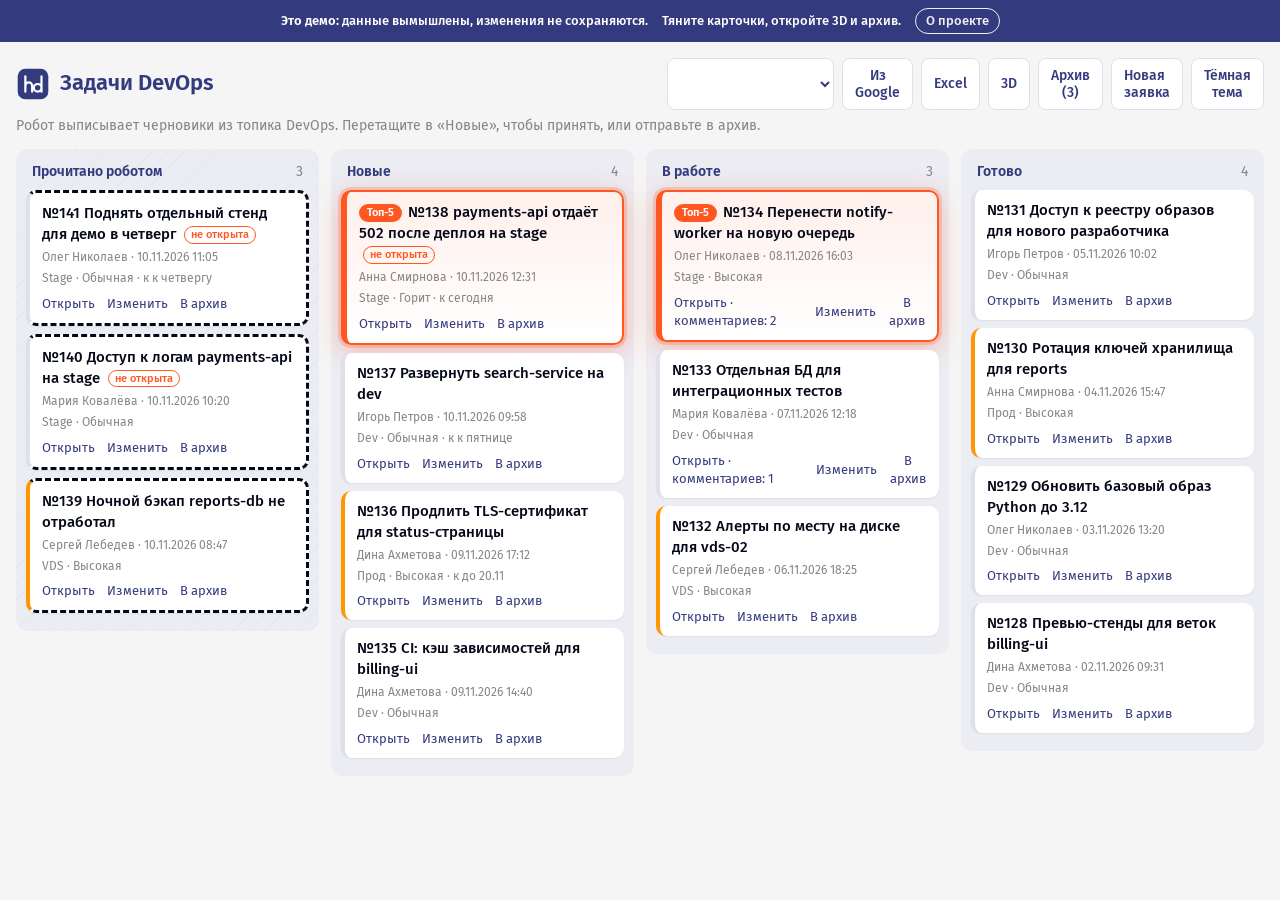
<file: docs/demo/tasks.html>
<!doctype html>
<html lang="ru" data-theme="light">
<head>
<meta charset="utf-8">
<meta name="viewport" content="width=device-width, initial-scale=1, viewport-fit=cover">
<title>Задачи DevOps — демо hd</title>
<link rel="preconnect" href="https://fonts.googleapis.com">
<link href="https://fonts.googleapis.com/css2?family=Fira+Sans:wght@400;500;600&display=swap" rel="stylesheet">
<style>
:root{
  --bg:#F5F5F5; --card:#FFFFFF; --ink:#050819; --muted:#85868A; --line:#E0E0E8;
  --brand:#343A7E; --brand-soft:#E7E7F0; --accent:#FF5722; --err:#C62828; --input:#FFFFFF;
  --col:#ECECF3; --head:#343A7E; --on-brand:#FFFFFF; color-scheme:light;
}
:root[data-theme="dark"]{
  --bg:#0E1020; --card:#171A2E; --ink:#E8E9F3; --muted:#9A9CB3; --line:#2B2F4A;
  --brand:#9EA6FF; --brand-soft:#252A48; --accent:#FF6E40; --err:#FF6B6B; --input:#11142A;
  --col:#131628; --head:#C9CDFF; --on-brand:#0E1020; color-scheme:dark;
}
*{box-sizing:border-box}
body{margin:0;background:var(--bg);color:var(--ink);font:400 15px/1.4 'Fira Sans',Arial,sans-serif;transition:background .25s,color .25s}
.wrap{max-width:1300px;margin:0 auto;padding:16px 16px calc(32px + env(safe-area-inset-bottom))}
.top{display:flex;justify-content:space-between;align-items:center;gap:12px;flex-wrap:wrap;margin-bottom:6px}
h1{font:600 22px/1.2 'Fira Sans',Arial,sans-serif;color:var(--head);margin:0}
nav{display:flex;gap:8px}
select.nav-link{max-width:220px;cursor:pointer}
.nav-link,.theme-btn{font:500 14px 'Fira Sans',Arial,sans-serif;color:var(--brand);text-decoration:none;background:var(--card);
  border:1px solid var(--line);border-radius:8px;padding:8px 12px;cursor:pointer;min-height:38px;display:inline-flex;align-items:center}
.sub{color:var(--muted);margin:0 0 14px;font-size:14px}
.board{display:grid;grid-template-columns:repeat(4,1fr);gap:12px;align-items:start}
@media (max-width:1100px){.board{grid-template-columns:repeat(2,1fr)}}
@media (max-width:640px){.board{grid-template-columns:1fr}}
.col[data-status="draft"]{background:repeating-linear-gradient(135deg,var(--col),var(--col) 10px,var(--brand-soft) 10px,var(--brand-soft) 11px)}
.col[data-status="draft"] .card{border-style:dashed;border-left-style:solid}
.col{background:var(--col);border-radius:12px;padding:10px;min-height:160px;transition:outline-color .15s,background .15s;outline:2px dashed transparent}
.col.over{outline-color:var(--brand);background:var(--brand-soft)}
.col h2{font:600 14px 'Fira Sans',Arial,sans-serif;color:var(--head);margin:4px 6px 10px;display:flex;justify-content:space-between}
.col h2 span{color:var(--muted);font-weight:400}
.empty{color:var(--muted);font-size:13px;text-align:center;padding:18px 6px}
.card{background:var(--card);border-radius:10px;padding:10px 12px;margin-bottom:8px;border-left:4px solid var(--line);
  box-shadow:0 1px 2px rgba(5,8,25,.06);touch-action:pan-y;user-select:none;-webkit-user-select:none}
.card.movable{cursor:grab}
.card.u-high{border-left-color:#FF9800}.card.u-fire{border-left-color:var(--err)}
.card .t{font-weight:500}
.card.hot{border:2px solid var(--accent);border-left-width:6px;box-shadow:0 0 0 3px color-mix(in srgb,var(--accent) 22%,transparent),0 6px 24px color-mix(in srgb,var(--accent) 35%,transparent);
  background:linear-gradient(180deg,color-mix(in srgb,var(--accent) 9%,var(--card)),var(--card));animation:hotpulse 2.6s ease-in-out infinite}
@keyframes hotpulse{50%{box-shadow:0 0 0 5px color-mix(in srgb,var(--accent) 14%,transparent),0 8px 30px color-mix(in srgb,var(--accent) 45%,transparent)}}
.top5{display:inline-block;background:var(--accent);color:#fff;font-size:11px;font-weight:600;border-radius:100px;padding:1px 8px;margin-right:6px;vertical-align:1px}
.unseen{display:inline-block;font-size:11px;font-weight:500;color:var(--accent);border:1px solid var(--accent);border-radius:100px;padding:0 6px;margin-left:4px;vertical-align:1px}
.card .m{color:var(--muted);font-size:12px;margin-top:4px}
.card .a{display:flex;gap:12px;margin-top:8px;font-size:13px}
.card .a a,.card .a button{color:var(--brand);background:none;border:0;padding:0;font:inherit;cursor:pointer;text-decoration:none}
.card.ghost{opacity:.35}
.drag{position:fixed;z-index:30;pointer-events:none;transform:rotate(2deg);box-shadow:0 10px 30px rgba(5,8,25,.25);opacity:.95}
.msg{background:var(--card);border-radius:10px;padding:18px;text-align:center}
.btn{border:0;border-radius:8px;padding:10px 18px;min-height:42px;font:500 15px 'Fira Sans',Arial,sans-serif;cursor:pointer;text-decoration:none;display:inline-flex;align-items:center;justify-content:center}
.btn.primary{background:var(--accent);color:#fff}
.btn.ghost{background:none;border:1px solid var(--brand);color:var(--brand)}
.skel{height:74px;border-radius:10px;margin-bottom:8px;background:linear-gradient(100deg,var(--card) 30%,var(--brand-soft) 50%,var(--card) 70%);
  background-size:200% 100%;animation:shim 1.3s linear infinite}
@keyframes shim{to{background-position:-200% 0}}
/* правка */
dialog{border:0;border-radius:12px;padding:0;width:min(640px,calc(100vw - 24px));background:var(--card);color:var(--ink)}
dialog::backdrop{background:rgba(5,8,25,.45)}
dialog form{padding:18px}
dialog h3{margin:0 0 10px;color:var(--head)}
label{display:block;font-size:13px;color:var(--muted);margin:10px 0 4px}
input,select,textarea{width:100%;font:inherit;font-size:16px;color:inherit;background:var(--input);border:1px solid var(--line);border-radius:8px;padding:9px 11px}
textarea{min-height:180px;resize:vertical}
.row{display:grid;grid-template-columns:repeat(3,1fr);gap:10px}
@media (max-width:560px){.row{grid-template-columns:1fr}}
.dlg-a{display:flex;gap:10px;justify-content:flex-end;margin-top:16px}
.toast{position:fixed;left:50%;bottom:20px;transform:translateX(-50%);background:var(--ink);color:var(--bg);padding:10px 16px;border-radius:8px;font-size:14px;opacity:0;transition:opacity .2s;z-index:40}
.toast.on{opacity:1}
@media (prefers-reduced-motion:reduce){*{animation-duration:0s!important}}

/* 3D-логотип и прелоадер */
#pre{position:fixed;inset:0;z-index:100;background:var(--bg);display:flex;flex-direction:column;align-items:center;justify-content:center;gap:14px;transition:opacity .45s ease,visibility .45s}
#pre.gone{opacity:0;visibility:hidden}
#pre model-viewer{width:300px;height:170px;--poster-color:transparent;background:transparent}
#pre .pre-t{font:500 14px 'Fira Sans',Arial,sans-serif;color:var(--muted);letter-spacing:.02em}
#pre .pre-bar{width:160px;height:3px;border-radius:3px;background:var(--brand-soft);overflow:hidden}
#pre .pre-bar i{display:block;height:100%;width:0;background:linear-gradient(90deg,var(--accent),var(--brand));transition:width .2s}
.logo3d{width:120px;height:44px;flex:none;--poster-color:transparent;background:transparent}
.brand{display:flex;align-items:center;gap:10px}
@media (max-width:640px){.logo3d{width:96px;height:36px}}
</style>
<link rel="stylesheet" href="demo.css">
<script src="board3d.js"></script>
<script src="demo-board.js"></script>
<script>try{const t=localStorage.getItem('hd-theme');if(t==='dark')document.documentElement.dataset.theme='dark'}catch(_){}</script>
</head>
<body>
<div class="demo-bar" role="note"><span><b>Это демо:</b> данные вымышлены, изменения не сохраняются.</span><span>Тяните карточки, откройте 3D и архив.</span><a href="../">О проекте</a></div>
<div id="pre" aria-hidden="true">
  <div class="pre-bar"><i id="preBar"></i></div>
  <div class="pre-t">Загрузка…</div>
</div>
<div class="wrap">
  <div class="top">
    <div class="brand"><svg class="demo-logo" viewBox="0 0 40 40" aria-hidden="true"><rect x="2" y="2" width="36" height="36" rx="9" fill="currentColor"/><path d="M11 11v18M11 22a4 4 0 0 1 8 0v7M30 11v18M30 24.5a4.5 4.5 0 1 1-9 0a4.5 4.5 0 1 1 9 0" fill="none" style="stroke:var(--on-brand)" stroke-width="2.6" stroke-linecap="round"/></svg><h1>Задачи DevOps</h1></div>
    <nav>
      <select class="nav-link" id="boardSel" aria-label="Доски" hidden></select>
      <button class="nav-link" id="gsBtn" type="button" hidden>Из Google</button>
      <button class="nav-link" id="xlsBtn" type="button" hidden>Excel</button>
      <button class="nav-link" id="v3dBtn" type="button">3D</button>
      <button class="nav-link" id="archBtn" type="button">Архив</button>
      <a class="nav-link" href="form.html">Новая заявка</a>
      <button class="theme-btn" id="themeBtn" type="button">Тёмная тема</button>
    </nav>
  </div>
  <p class="sub" id="sub">Прочитано роботом → Новые → В работе → Готово.</p>
  <div id="root3d"></div>
  <div id="root">
    <div class="board"><section class="col"><div class="skel"></div><div class="skel"></div></section>
      <section class="col"><div class="skel"></div></section><section class="col"><div class="skel"></div></section><section class="col"><div class="skel"></div></section></div>
  </div>
</div>

<dialog id="dlg">
  <form method="dialog" id="ef">
    <h3 id="dlgTitle">Заявка</h3>
    <label for="e-title">Заголовок</label><input id="e-title" maxlength="200" required>
    <div class="row">
      <div><label for="e-kind">Тип</label><select id="e-kind"></select></div>
      <div><label for="e-contour">Контур</label><select id="e-contour"></select></div>
      <div><label for="e-urgency">Срочность</label><select id="e-urgency"></select></div>
    </div>
    <div class="row">
      <div><label for="e-to">Кому</label><input id="e-to" maxlength="100"></div>
      <div><label for="e-due">Нужно к</label><input id="e-due" maxlength="100"></div>
      <div></div>
    </div>
    <label for="e-details">Описание</label><textarea id="e-details"></textarea>
    <label for="e-links">Ссылки</label><textarea id="e-links" style="min-height:70px"></textarea>
    <div class="dlg-a">
      <button class="btn ghost" type="button" id="eArch" style="margin-right:auto">В архив</button>
      <button class="btn ghost" value="cancel" type="button" id="eCancel">Отмена</button>
      <button class="btn primary" id="eSave" type="button">Сохранить</button>
    </div>
  </form>
</dialog>
<div class="toast" id="toast"></div>

<script>
// прелоадер: прогресс загрузки модели и снятие, когда страница готова (не дольше 8 с)
document.querySelectorAll('model-viewer').forEach(m => m.addEventListener('error', () => { m.style.display = 'none'; }));
window.hdReady = (() => {
  const pre = document.getElementById('pre'), bar = document.getElementById('preBar');
  const t0 = Date.now(); let done = false;
  pre.querySelector('model-viewer')?.addEventListener('progress', e => { bar.style.width = Math.round(e.detail.totalProgress * 100) + '%'; });
  const hide = () => { if (done) return; done = true; setTimeout(() => pre.classList.add('gone'), Math.max(0, 700 - (Date.now() - t0))); };
  setTimeout(hide, 8000);
  return hide;
})();

(() => {
  const $ = id => document.getElementById(id);
  const esc = s => String(s ?? '').replace(/[&<>"]/g, c => ({'&':'&amp;','<':'&lt;','>':'&gt;','"':'&quot;'}[c]));
  // Секретные доски: /tasks211, /tasks212 — пароль админки, свои данные.
  const BOARD_ID = (location.pathname.match(/^\/tasks\/?([a-z0-9][a-z0-9-]{0,29})$/) || [])[1] || '';
  let COLS = [['draft', BOARD_ID ? 'Найдено' : 'Прочитано роботом'], ['new', BOARD_ID ? 'Разобрать' : 'Новые'], ['work', 'В работе'], ['done', 'Готово']];
  if (BOARD_ID) document.querySelector('a.nav-link[href="/"]').hidden = true;

  // тема: светлая по умолчанию
  const themeBtn = $('themeBtn');
  const showTheme = () => { themeBtn.textContent = document.documentElement.dataset.theme === 'dark' ? 'Светлая тема' : 'Тёмная тема'; };
  showTheme();
  themeBtn.onclick = () => {
    const dark = document.documentElement.dataset.theme !== 'dark';
    document.documentElement.dataset.theme = dark ? 'dark' : 'light';
    try { localStorage.setItem('hd-theme', dark ? 'dark' : 'light'); } catch (_) {}
    showTheme();
    if (typeof show3d === 'function' && data) show3d();
  };

  // вход — тот же, что на форме: метка в localStorage или cookie
  function token() {
    try { const v = localStorage.getItem('hd-tg'); if (v) return v; } catch (_) {}
    const m = document.cookie.match(/(?:^|; )hd-tg=([^;]*)/);
    return m ? decodeURIComponent(m[1]) : '';
  }
  const H = () => ({ 'X-HD-Token': token() });
  const toast = t => { const el = $('toast'); el.textContent = t; el.classList.add('on'); setTimeout(() => el.classList.remove('on'), 2200); };

  let data = null, archive = false;
  $('archBtn').onclick = () => { archive = !archive; load(); };
  // меню досок: несекретные (с паролем админки — и секретные)
  fetch('/api/hd/boards', { headers: H(), credentials: 'same-origin' }).then(r => r.ok ? r.json() : []).then(list => {
    if (!list || list.length < 2) return;
    const sel = $('boardSel'), cur = BOARD_ID || 'main';
    sel.innerHTML = list.map(b => `<option value="${esc(b.url)}"${b.id === cur ? ' selected' : ''}>${esc(b.title)}${b.secret ? ' (секретная)' : ''}</option>`).join('');
    sel.hidden = false; sel.onchange = () => { location.href = sel.value; };
  }).catch(() => {});
  $('gsBtn').onclick = async () => {
    const b = $('gsBtn'); b.disabled = true; b.textContent = 'Подтягиваю…';
    try {
      const r = await fetch('/api/hd/board/' + (BOARD_ID || 'main') + '/sync', { method: 'POST', headers: H(), credentials: 'same-origin' });
      const d = await r.json().catch(() => ({}));
      if (!r.ok) throw new Error(d.error || r.status);
      toast(`Из таблицы: новых ${d.created}, обновлено ${d.updated}, перенесено ${d.moved}` + (d.missing.length ? `, нет в таблице: №${d.missing.join(', №')}` : ''));
      load();
    } catch (e) { toast('Не подтянулось: ' + e.message); }
    finally { b.disabled = false; b.textContent = 'Из Google'; }
  };
  // Excel «один в один» по шаблону исходной таблицы спринта
  $('xlsBtn').onclick = async () => {
    const b = $('xlsBtn'); b.disabled = true; b.textContent = 'Готовлю…';
    try {
      const r = await fetch('/api/hd/board/' + (BOARD_ID || 'main') + '/export.xlsx', { headers: H(), credentials: 'same-origin' });
      if (!r.ok) { const d = await r.json().catch(() => ({})); throw new Error(d.error || r.status); }
      const cd = r.headers.get('Content-Disposition') || ''; const m = cd.match(/filename\*=UTF-8''([^;]+)/);
      const fname = m ? decodeURIComponent(m[1]) : (BOARD_ID || 'tasks') + '.xlsx';
      if (window.HDApp && HDApp.saveFile) {   // внутри мобильного приложения: WebView не скачивает blob
        const buf = new Uint8Array(await r.arrayBuffer()); let bin = '';
        for (let i = 0; i < buf.length; i += 0x8000) bin += String.fromCharCode.apply(null, buf.subarray(i, i + 0x8000));
        HDApp.saveFile(fname, btoa(bin)); return;
      }
      const a = document.createElement('a'); a.href = URL.createObjectURL(await r.blob());
      a.download = m ? decodeURIComponent(m[1]) : (BOARD_ID || 'tasks') + '.xlsx'; document.body.appendChild(a); a.click(); a.remove();
      setTimeout(() => URL.revokeObjectURL(a.href), 5000);
    } catch (e) { toast('Не выгрузилось: ' + e.message); }
    finally { b.disabled = false; b.textContent = 'Excel'; }
  };
  async function load() {
    try {
      const qs = new URLSearchParams(); if (BOARD_ID) qs.set('board', BOARD_ID); if (archive) qs.set('archive', '1');
      const r = await fetch('/api/hd/tasks' + (qs.toString() ? '?' + qs : ''), { headers: H(), credentials: 'same-origin' });
      const d = await r.json().catch(() => ({}));
      if (!r.ok) {
        $('root').innerHTML = `<div class="msg"><p>${esc(d.error || 'Нет доступа')}</p>` +
          (d.auth ? '<a class="btn primary" href="/">Войти через Telegram</a>' : '') + '</div>';
        $('sub').hidden = true;
        return;
      }
      data = d;
      if (d.board_title) { document.querySelector('h1').textContent = d.board_title; document.title = d.board_title; }
      if (d.columns) COLS = ['draft', 'new', 'work', 'done'].map(k => [k, d.columns[k] || k]);
      $('xlsBtn').hidden = false;
      $('gsBtn').hidden = !(d.gsheet && d.can_move);
      $('gsBtn').title = d.synced ? 'Последний раз: ' + d.synced : 'Ещё не подтягивали';
      $('archBtn').textContent = archive ? '← К доске' : `Архив (${d.archived})`;
      if (archive) { $('sub').textContent = 'Архив. «Вернуть» возвращает заявку в колонку, где она была.'; renderArchive(); return; }
      $('sub').textContent = d.secret ? 'Секретная доска: видна только с паролем админки, уведомлений нет.' : d.can_move ? 'Робот выписывает черновики из топика DevOps. Перетащите в «Новые», чтобы принять, или отправьте в архив.'
        : 'Новые → В работе → Готово. Двигать карточки могут подписчики DevOps.';
      render();
    } catch (_) { $('root').innerHTML = '<div class="msg">Не удалось загрузить доску. Обновите страницу.</div>'; }
  }

  // 3D-вид (порт 3D-доски из Kaneo, board3d.js); выбор запоминается
  let view3d = false, b3 = null;
  try { view3d = localStorage.getItem('hd-3d') === '1'; } catch (_) {}
  function destroy3d() { if (b3) { b3.destroy(); b3 = null; } }
  function show3d() {
    const on = view3d && data && !archive;
    $('v3dBtn').textContent = view3d ? '2D' : '3D';
    if (!on) { destroy3d(); $('root').hidden = false; return; }
    const opts = { columns: COLS, tasks: data.tasks, canMove: data.can_move,
                   theme: document.documentElement.dataset.theme, labels: data.labels };
    try {
      if (b3) b3.update(opts);
      else b3 = Board3D.mount($('root3d'), opts, { onMove: (slug, st) => move(slug, st),
                                                   onOpen: slug => window.open('/r/' + slug, '_blank') });
      $('root').hidden = true;
    } catch (e) { view3d = false; destroy3d(); $('root').hidden = false; $('v3dBtn').textContent = '3D'; toast('3D-вид недоступен в этом браузере'); }
  }
  $('v3dBtn').onclick = () => {
    view3d = !view3d;
    try { localStorage.setItem('hd-3d', view3d ? '1' : '0'); } catch (_) {}
    show3d();
  };

  function render() {
    const L = data.labels;
    $('root').innerHTML = '<div class="board">' + COLS.map(([st, title]) => {
      const items = data.tasks.filter(t => t.status === st);
      return `<section class="col" data-status="${st}"><h2>${title} <span>${items.length}</span></h2>` +
        (items.map(t => `<article class="card u-${esc(t.urgency)}${data.can_move ? ' movable' : ''}${t.highlight ? ' hot' : ''}" data-slug="${esc(t.slug)}">
          <div class="t">${t.highlight ? '<span class="top5">Топ-5</span>' : ''}№${t.id} ${esc(t.title)}${t.opened ? '' : ' <span class="unseen">не открыта</span>'}</div>
          <div class="m">${esc(t.author || t.contact)} · ${esc(t.created)}</div>
          <div class="m">${esc(L.contour[t.contour] || '')} · ${esc(L.urgency[t.urgency] || '')}${t.due ? ' · к ' + esc(t.due) : ''}</div>
          <div class="a"><a href="/r/${esc(t.slug)}" target="_blank">Открыть${t.comments ? " · комментариев: " + t.comments : ""}</a>${data.can_move ? '<button type="button" data-edit>Изменить</button><button type="button" data-arch>В архив</button>' : ''}</div>
        </article>`).join('') || '<div class="empty">Пусто</div>') + '</section>';
    }).join('') + '</div>';
    if (data.can_move) wire();
    show3d();
  }

  function renderArchive() {
    show3d();
    const L = data.labels;
    $('root').innerHTML = '<div class="col" style="max-width:720px">' + (data.tasks.map(t => `<article class="card u-${esc(t.urgency)}" data-slug="${esc(t.slug)}">
        <div class="t">№${t.id} ${esc(t.title)}</div>
        <div class="m">${esc(t.author || t.contact)} · ${esc(t.created)} · ${esc(L.contour[t.contour] || '')}</div>
        <div class="a"><a href="/r/${esc(t.slug)}" target="_blank">Открыть</a>${data.can_move ? '<button type="button" data-back>Вернуть</button>' : ''}</div>
      </article>`).join('') || '<div class="empty">Архив пуст</div>') + '</div>';
    document.querySelectorAll('[data-back]').forEach(b => b.onclick = async () => {
      const t = data.tasks.find(x => x.slug === b.closest('.card').dataset.slug);
      if (await post('move', { slug: t.slug, status: t.prev_status || 'done' })) { toast('Вернул на доску'); load(); }
    });
  }
  async function post(what, body) {
    try {
      const r = await fetch('/api/hd/tasks/' + what, { method: 'POST', headers: { ...H(), 'Content-Type': 'application/json' }, body: JSON.stringify(body) });
      const d = await r.json().catch(() => ({}));
      if (!r.ok) throw new Error(d.error || 'HTTP ' + r.status);
      return true;
    } catch (e) { toast('Не сохранилось: ' + e.message); return false; }
  }
  async function toArchive(slug) {
    const t = data.tasks.find(x => x.slug === slug);
    if (!t || !confirm(`Отправить №${t.id} «${t.title}» в архив?`)) return;
    if (await post('move', { slug, status: 'archived' })) {
      data.tasks = data.tasks.filter(x => x.slug !== slug); data.archived++;
      $('archBtn').textContent = `Архив (${data.archived})`; $('dlg').open && $('dlg').close(); render(); toast('В архиве');
    }
  }

  async function move(slug, status) {
    const t = data.tasks.find(x => x.slug === slug);
    if (!t || t.status === status) return;
    const was = t.status; t.status = status; render();
    try {
      const r = await fetch('/api/hd/tasks/move', { method: 'POST', headers: { ...H(), 'Content-Type': 'application/json' },
        body: JSON.stringify({ slug, status }) });
      const d = await r.json().catch(() => ({}));
      if (!r.ok) throw new Error(d.error || 'HTTP ' + r.status);
      toast('Перенесено, автор получит уведомление');
    } catch (e) { t.status = was; render(); toast('Не сохранилось: ' + e.message); }
  }

  // перетаскивание: Pointer Events — работает и мышью, и пальцем (на тач — после короткого удержания)
  let dragging = false;
  // пока карточку тащат пальцем, страница не прокручивается
  document.addEventListener('touchmove', e => { if (dragging) e.preventDefault(); }, { passive: false });
  function wire() {
    document.querySelectorAll('.card.movable').forEach(card => {
      card.querySelector('[data-edit]').onclick = e => { e.stopPropagation(); edit(card.dataset.slug); };
      card.querySelector('[data-arch]').onclick = e => { e.stopPropagation(); toArchive(card.dataset.slug); };
      card.addEventListener('pointerdown', e => {
        if (e.target.closest('a,button') || e.button > 0) return;
        const touch = e.pointerType !== 'mouse';
        const sx = e.clientX, sy = e.clientY;
        let ghost = null, started = false, timer = null, over = null;
        const rect = card.getBoundingClientRect();
        const begin = () => {
          started = true; dragging = true;
          ghost = card.cloneNode(true); ghost.classList.add('drag');
          ghost.style.width = rect.width + 'px';
          document.body.appendChild(ghost); card.classList.add('ghost');
          if (navigator.vibrate) navigator.vibrate(15);
        };
        const place = (x, y) => {
          ghost.style.left = (x - (sx - rect.left)) + 'px'; ghost.style.top = (y - (sy - rect.top)) + 'px';
          const col = document.elementFromPoint(x, y)?.closest('.col');
          if (over !== col) { over?.classList.remove('over'); over = col; over?.classList.add('over'); }
        };
        if (touch) timer = setTimeout(() => { begin(); place(sx, sy); }, 220);
        const onMove = ev => {
          if (!started) {
            if (touch) { if (Math.hypot(ev.clientX - sx, ev.clientY - sy) > 8) cleanup(); return; }
            if (Math.hypot(ev.clientX - sx, ev.clientY - sy) < 5) return;
            begin();
          }
          ev.preventDefault(); place(ev.clientX, ev.clientY);
        };
        const onUp = () => {
          const target = started && over ? over.dataset.status : null;
          cleanup();
          if (target) move(card.dataset.slug, target);
        };
        const cleanup = () => {
          clearTimeout(timer); dragging = false;
          window.removeEventListener('pointermove', onMove);
          window.removeEventListener('pointerup', onUp);
          window.removeEventListener('pointercancel', cleanup);
          ghost?.remove(); card.classList.remove('ghost'); over?.classList.remove('over');
          document.body.style.overflow = '';
        };
        window.addEventListener('pointermove', onMove, { passive: false });
        window.addEventListener('pointerup', onUp);
        window.addEventListener('pointercancel', cleanup);
      });
    });
  }

  // правка карточки
  const F = ['title', 'kind', 'contour', 'urgency', 'to', 'due', 'details', 'links'];
  let editing = null;
  function edit(slug) {
    const t = data.tasks.find(x => x.slug === slug);
    if (!t) return;
    editing = slug;
    fetch('/api/hd/seen', { method: 'POST', headers: { ...H(), 'Content-Type': 'application/json' }, body: JSON.stringify({ slug }) });
    for (const k of ['kind', 'contour', 'urgency'])
      $('e-' + k).innerHTML = Object.entries(data.labels[k]).map(([v, l]) => `<option value="${v}">${esc(l)}</option>`).join('');
    F.forEach(k => { $('e-' + k).value = t[k] || ''; });
    $('dlgTitle').textContent = `Заявка №${t.id}`;
    $('dlg').showModal();
  }
  $('eCancel').onclick = () => $('dlg').close();
  $('eArch').onclick = () => toArchive(editing);
  $('eSave').onclick = async () => {
    const fields = Object.fromEntries(F.map(k => [k, $('e-' + k).value]));
    if (!fields.title.trim() || !fields.details.trim()) { toast('Заголовок и описание обязательны'); return; }
    try {
      const r = await fetch('/api/hd/tasks/edit', { method: 'POST', headers: { ...H(), 'Content-Type': 'application/json' },
        body: JSON.stringify({ slug: editing, fields }) });
      const d = await r.json().catch(() => ({}));
      if (!r.ok) throw new Error(d.error || 'HTTP ' + r.status);
      Object.assign(data.tasks.find(x => x.slug === editing), fields);
      $('dlg').close(); render(); toast('Сохранено');
    } catch (e) { toast('Не сохранилось: ' + e.message); }
  };

  load().finally(() => window.hdReady());
})();
</script>
</body>
</html>
</file>
<file: docs/demo/demo.css>
/* Плашка демо и мелочи, общие для demo/tasks.html и demo/form.html */
.demo-bar{position:sticky;top:0;z-index:60;display:flex;flex-wrap:wrap;align-items:center;justify-content:center;gap:6px 14px;
  padding:8px 16px;background:var(--brand);color:var(--on-brand);font:500 13px/1.35 'Fira Sans',Arial,sans-serif;text-align:center}
.demo-bar b{font-weight:600}
.demo-bar a,.demo-bar button{color:inherit;font:inherit;background:none;border:1px solid currentColor;border-radius:100px;
  padding:3px 10px;cursor:pointer;text-decoration:none;opacity:.92;white-space:nowrap}
.demo-bar a:hover,.demo-bar button:hover{opacity:1}
.demo-logo{width:34px;height:34px;flex:none;color:var(--brand)}
@media (max-width:640px){.demo-logo{width:30px;height:30px}}

/* карточка заявки (вместо страницы /r/<slug>) */
#demoView{border:0;border-radius:12px;padding:0;width:min(680px,calc(100vw - 24px));max-height:calc(100vh - 32px);background:var(--card);color:var(--ink)}
#demoView::backdrop{background:rgba(5,8,25,.45)}
#demoView .dv{padding:20px}
#demoView h3{margin:0 0 6px;color:var(--head);font:600 19px/1.25 'Fira Sans',Arial,sans-serif}
#demoView .dv-m{color:var(--muted);font-size:13px;margin:0 0 12px}
#demoView .dv-tags{display:flex;flex-wrap:wrap;gap:6px;margin:0 0 14px}
#demoView .dv-tags span{background:var(--brand-soft);color:var(--brand);border-radius:100px;padding:2px 10px;font-size:12px}
#demoView pre{white-space:pre-wrap;word-wrap:break-word;font:400 14px/1.5 'Fira Sans',Arial,sans-serif;margin:0 0 14px;
  background:var(--bg);border-radius:8px;padding:12px}
#demoView h4{margin:14px 0 6px;font:600 14px 'Fira Sans',Arial,sans-serif;color:var(--head)}
#demoView .dv-c{border-top:1px solid var(--line);padding:8px 0;font-size:14px}
#demoView .dv-c i{color:var(--muted);font-style:normal;font-size:12px;display:block}
#demoView .dv-f{display:flex;gap:8px;margin-top:10px}
#demoView .dv-f input{flex:1;min-width:0;font:inherit;font-size:16px;color:inherit;background:var(--input);border:1px solid var(--line);border-radius:8px;padding:9px 11px}
#demoView .dv-a{display:flex;justify-content:flex-end;margin-top:16px}
/* ?shot=1 — для скриншотов: без прелоадера и анимаций */
html.shot #pre{display:none}
html.shot *{animation:none!important;transition:none!important}
@media (max-width:640px){.demo-bar{font-size:12px;padding:6px 12px}.demo-bar>span+span{display:none}}
</file>
